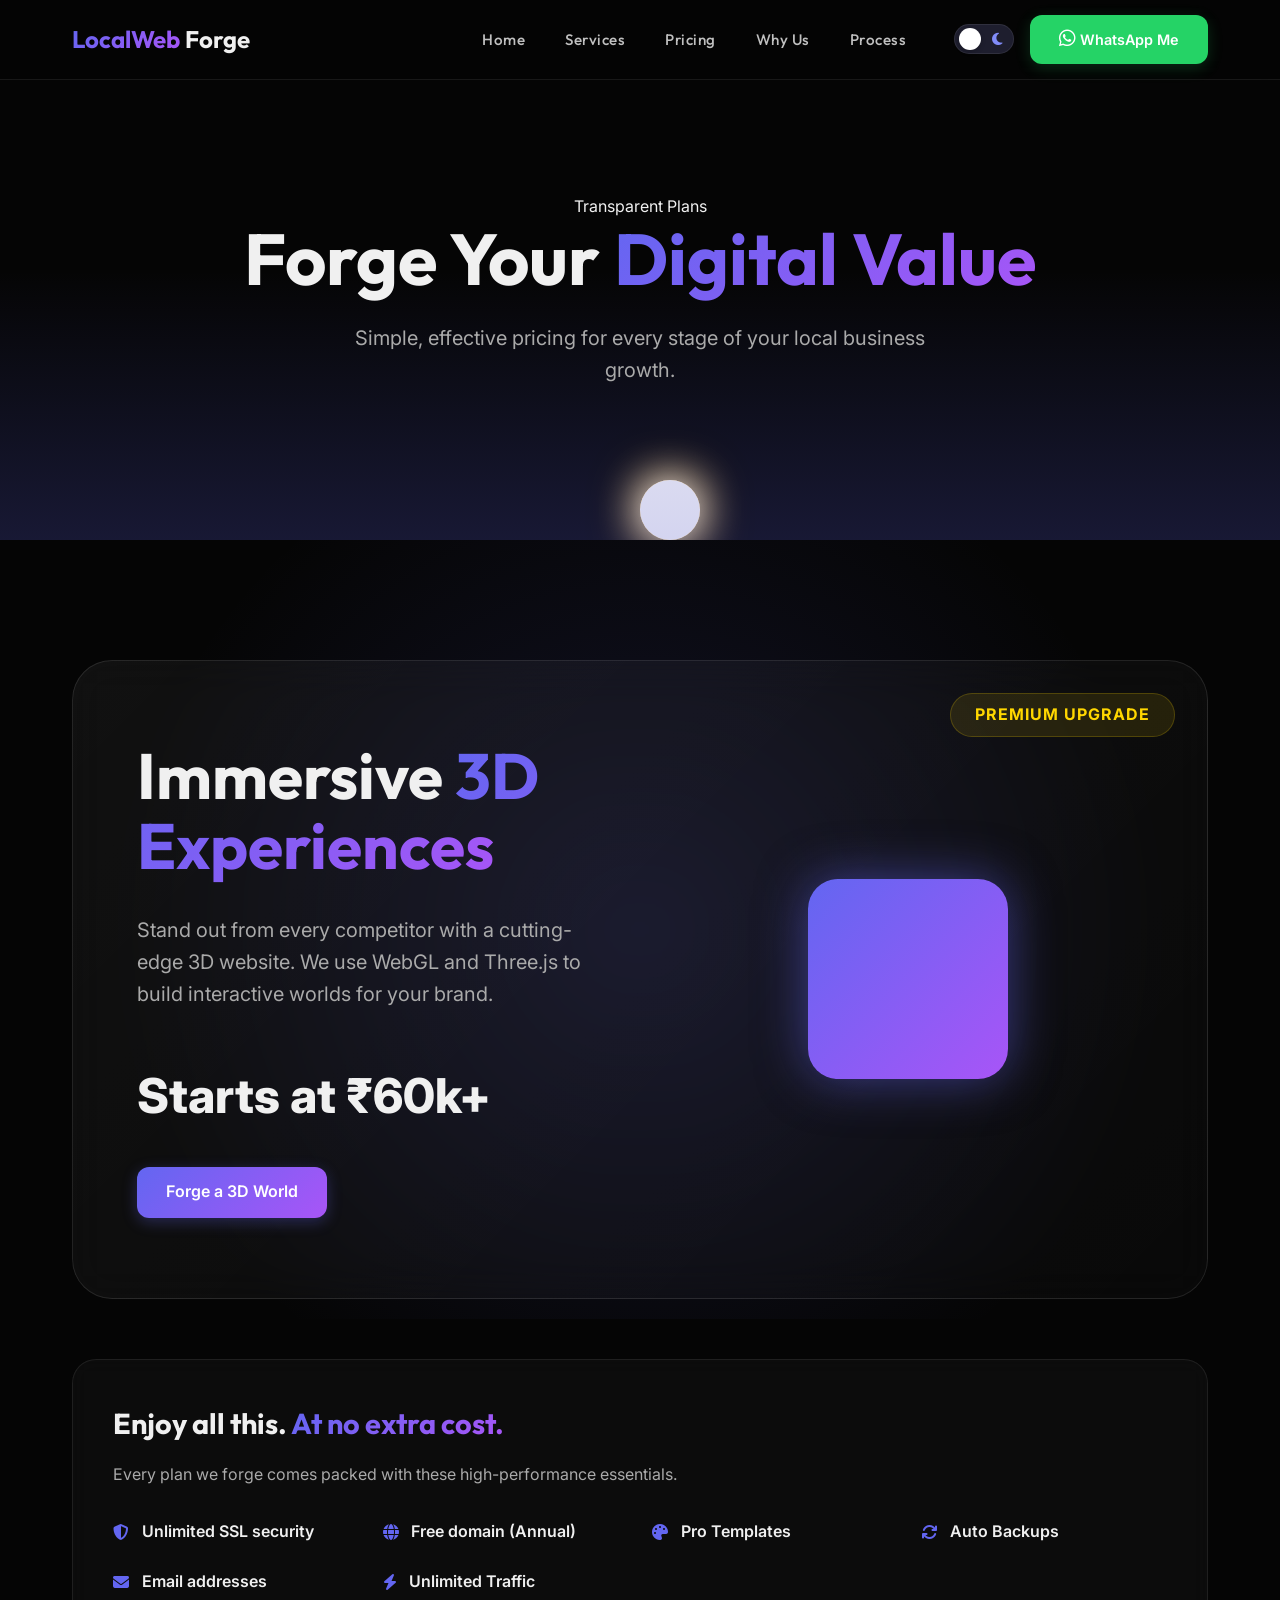
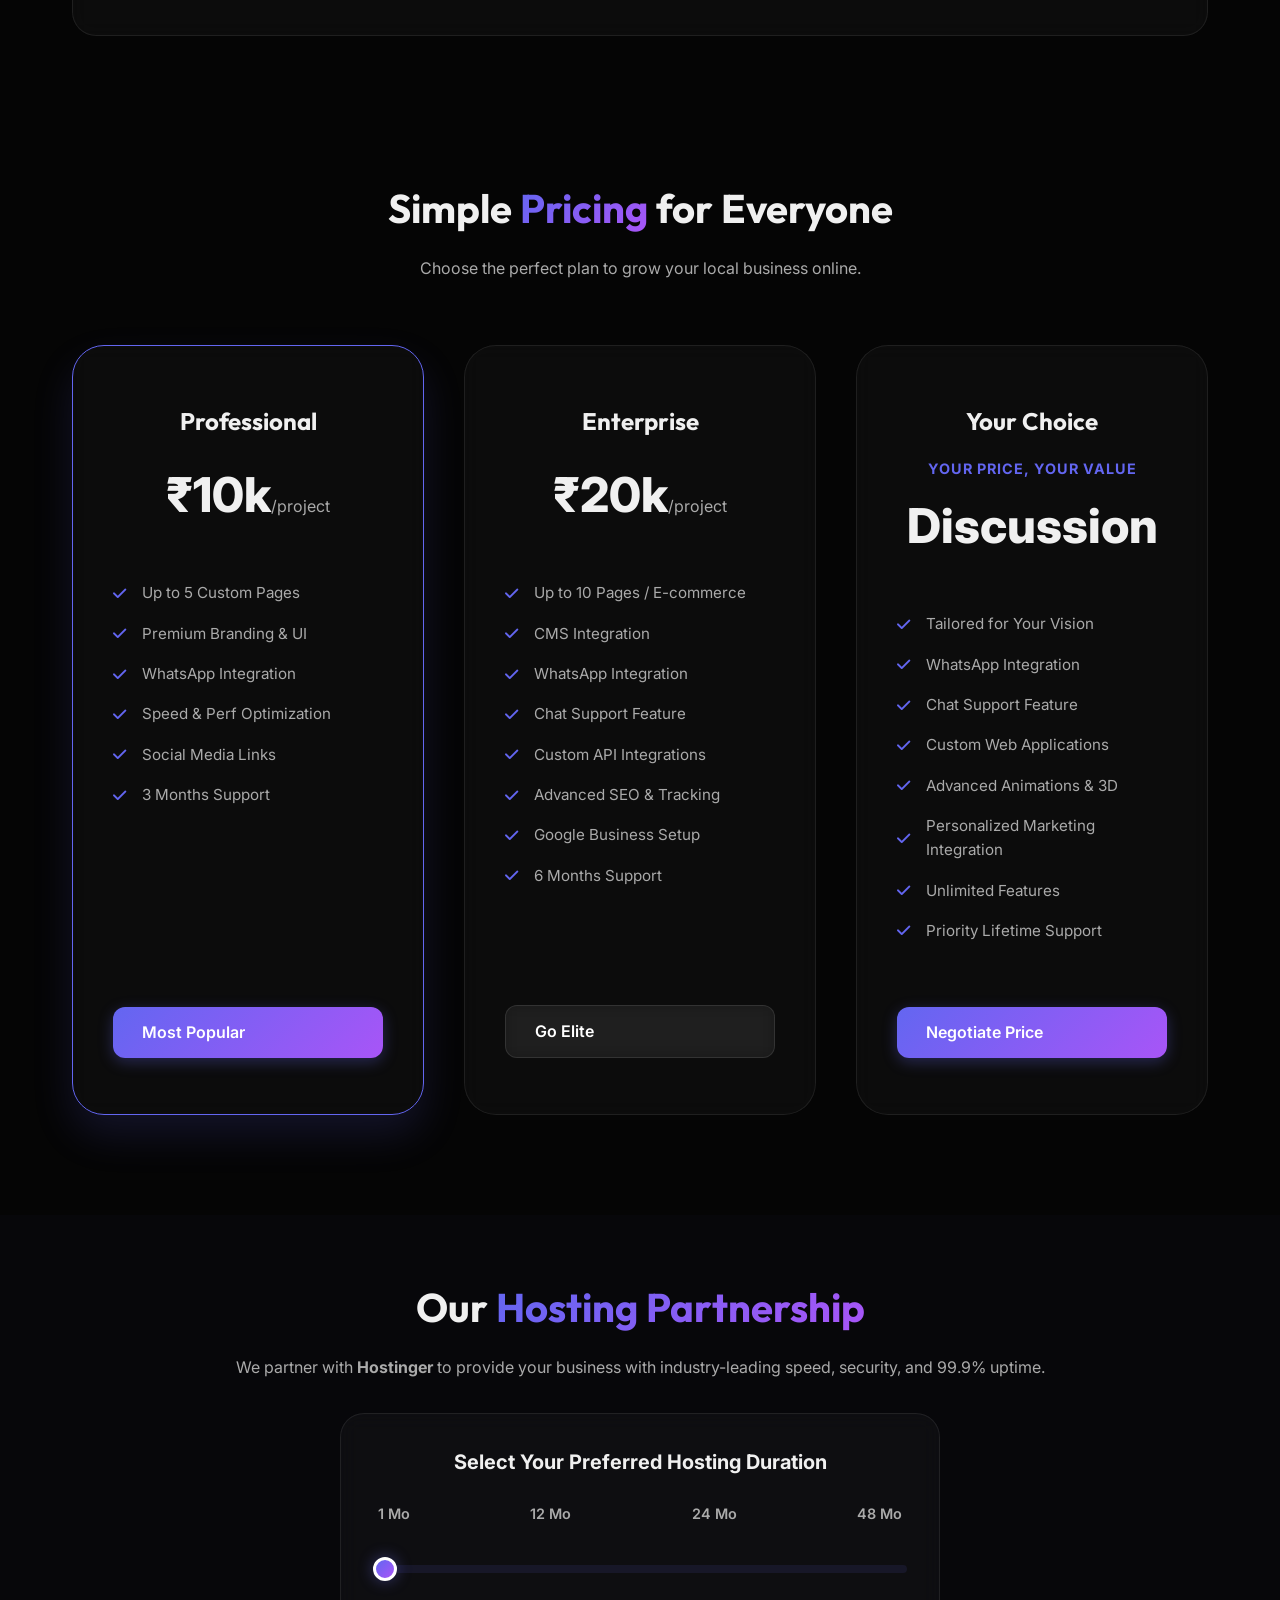
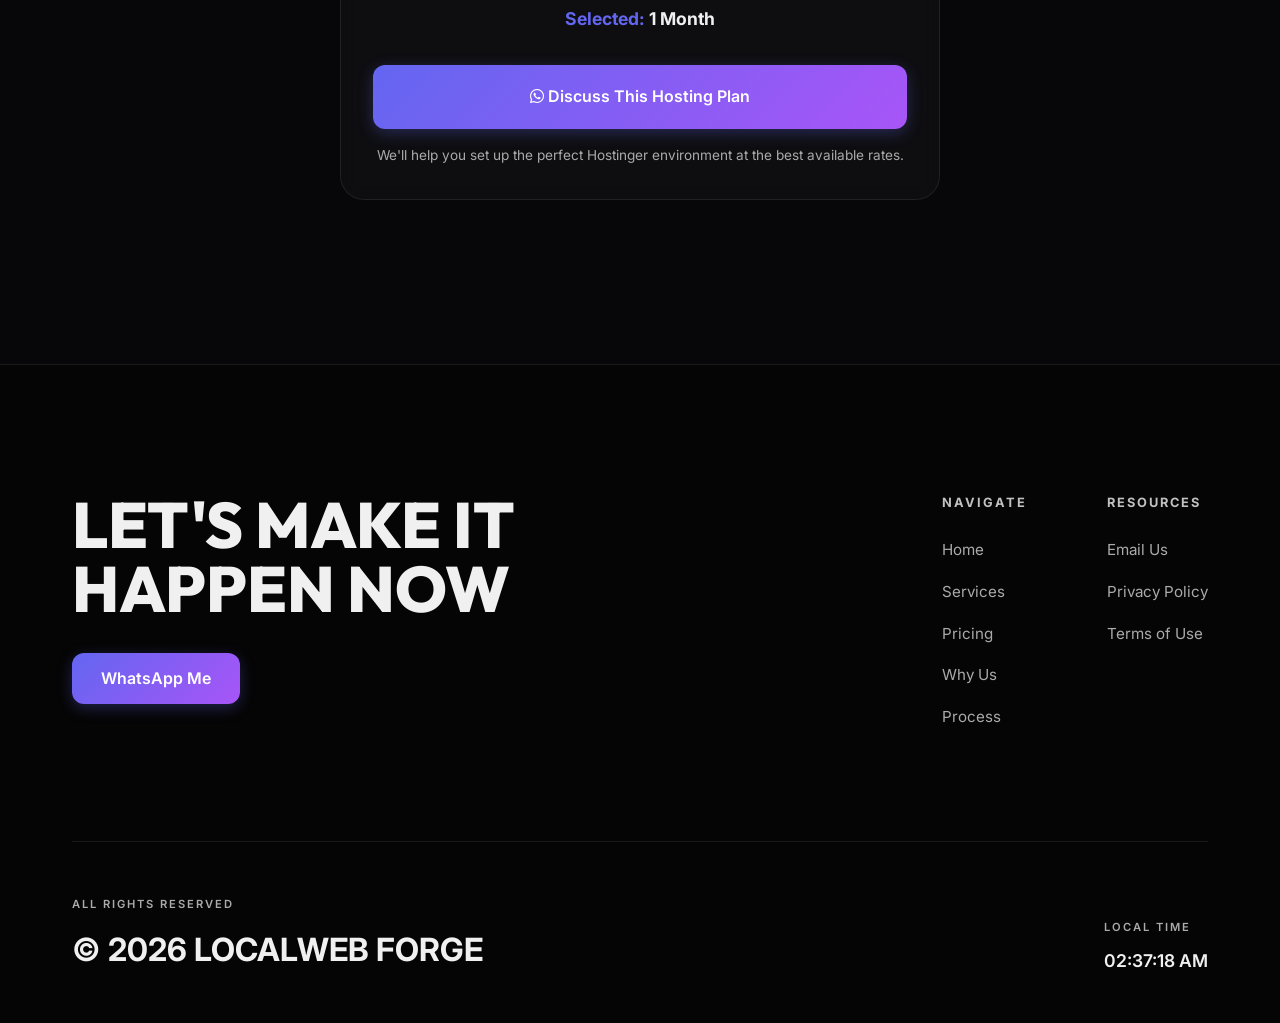
<file: pricing.html>
<!DOCTYPE html>
<html lang="en">
<head>
    <meta charset="UTF-8">
    <meta name="viewport" content="width=device-width, initial-scale=1.0">
    <title>Pricing & 3D Websites | LocalWeb Forge</title>
    <meta name="description" content="Affordable pricing plans for local business websites and premium 3D immersive experiences by LocalWeb Forge.">
    <link rel="stylesheet" href="style.css">
    <link rel="preconnect" href="https://fonts.googleapis.com">
    <link rel="preconnect" href="https://fonts.gstatic.com" crossorigin>
    <link href="https://fonts.googleapis.com/css2?family=Inter:wght@300;400;500;600;700&family=Outfit:wght@300;400;500;600;700&display=swap" rel="stylesheet">
    <link rel="stylesheet" href="https://cdnjs.cloudflare.com/ajax/libs/font-awesome/6.4.0/css/all.min.css">
</head>
<body class="dark-theme">
    <!-- Bird on Branch (Global Left) -->
    <div class="bird-branch-container">
        <svg viewBox="0 0 300 150" class="bird-svg">
            <!-- Branch -->
            <path class="branch-path" d="M0,70 Q100,50 180,90" stroke="#4d2911" stroke-width="10" fill="none" stroke-linecap="round" />
            <path class="branch-path" d="M50,60 Q70,40 60,30" stroke="#4d2911" stroke-width="6" fill="none" stroke-linecap="round" />
            <circle class="branch-path" cx="60" cy="30" r="5" fill="#22c55e" /> <!-- Leaf -->
            
            <!-- Bird Group -->
            <g class="bird-group">
                <!-- Wings -->
                <path class="wing wing-left" d="M165,60 Q150,40 160,30" fill="#4f46e5" />
                <path class="wing wing-right" d="M195,60 Q210,40 200,30" fill="#4f46e5" />
                
                <circle cx="180" cy="65" r="25" fill="#6366f1" /> <!-- Body -->
                <circle cx="180" cy="35" r="20" fill="#6366f1" /> <!-- Head -->
                <path d="M175,40 L185,40 L180,50 Z" fill="#f59e0b" /> <!-- Beak -->
                
                <!-- Eyes -->
                <g class="eyes">
                    <circle cx="172" cy="30" r="5" fill="white" />
                    <circle cx="188" cy="30" r="5" fill="white" />
                    <circle class="pupil left-pupil" cx="172" cy="30" r="2.5" fill="black" />
                    <circle class="pupil right-pupil" cx="188" cy="30" r="2.5" fill="black" />
                </g>

                <!-- Feathers/Tail -->
                <path d="M160,75 L150,90 L170,85 Z" fill="#4f46e5" />
            </g>
        </svg>
    </div>
    <nav class="navbar scrolled">
        <div class="container navbar-content">
            <div class="logo">
                <a href="index.html" style="text-decoration: none; color: inherit;">
                    <span class="gradient-text">LocalWeb</span> Forge
                </a>
            </div>
            <div class="nav-right">
                <ul class="nav-links">
                    <li><a href="index.html#home">Home</a></li>
                    <li><a href="index.html#services">Services</a></li>
                    <li><a href="pricing.html" class="active">Pricing</a></li>
                    <li><a href="index.html#about">Why Us</a></li>
                    <li><a href="index.html#process">Process</a></li>
                </ul>
                <div class="nav-actions">
                    <div class="theme-switch-wrapper">
                        <label class="theme-switch" for="checkbox">
                            <input type="checkbox" id="checkbox" />
                            <div class="slider round">
                                <i class="fas fa-sun"></i>
                                <i class="fas fa-moon"></i>
                            </div>
                        </label>
                    </div>
                    <a href="https://wa.me/919142385537?text=Hello%20Harsh,%20I'm%20interested%20in%20starting%20a%20project!" class="btn btn-whatsapp">
                        <i class="fab fa-whatsapp"></i>
                        <span>WhatsApp Me</span>
                    </a>
                    <button class="mobile-toggle" id="mobile-toggle">
                        <span class="bar"></span>
                        <span class="bar"></span>
                        <span class="bar"></span>
                    </button>
                </div>
            </div>
        </div>
        <!-- Mobile Navigation Overlay -->
        <div class="mobile-nav" id="mobile-nav">
            <ul class="mobile-links">
                <li><a href="index.html#home">Home</a></li>
                <li><a href="index.html#services">Services</a></li>
                <li><a href="pricing.html">Pricing</a></li>
                <li><a href="index.html#about">Why Us</a></li>
                <li><a href="index.html#process">Process</a></li>
                <li class="mobile-theme-item">
                    <span>Theme</span>
                    <label class="theme-switch" for="checkbox-mobile">
                        <input type="checkbox" id="checkbox-mobile" />
                        <div class="slider round">
                            <i class="fas fa-sun"></i>
                            <i class="fas fa-moon"></i>
                        </div>
                    </label>
                </li>
            </ul>
        </div>
    </nav>

    <header class="hero" style="min-height: 60vh; padding: 180px 0 100px;">
        <div class="day-night-cycle"></div>
        <div class="stars"></div>
        <div class="sun"></div>
        <div class="moon"></div>
        <div class="digital-waves"></div>
        <div class="container">
            <div class="hero-content">
                <span class="badge">Transparent Plans</span>
                <h1>Forge Your <span class="gradient-text">Digital Value</span></h1>
                <p>Simple, effective pricing for every stage of your local business growth.</p>
            </div>
        </div>
    </header>

    <!-- 3D Section Moved to Top -->
    <section id="three-d" class="special-3d" style="padding-bottom: 20px;">
        <div class="container">
            <div class="three-d-card">
                <div class="three-d-badge">PREMIUM UPGRADE</div>
                <div class="three-d-content">
                    <h2>Immersive <span class="gradient-text">3D Experiences</span></h2>
                    <p>Stand out from every competitor with a cutting-edge 3D website. We use WebGL and Three.js to build interactive worlds for your brand.</p>
                    <div class="price" style="text-align: left; margin-bottom: 2rem;">Starts at ₹60k+</div>
                    <a href="https://wa.me/919142385537?text=Hi!%20I'm%20interested%20in%20the%20Premium%203D%20Experience%20(₹60k%2B).%20Can%20we%20discuss%20my%20project?" class="btn btn-primary">Forge a 3D World</a>
                </div>
                <div class="three-d-visual">
                    <div class="floating-cube"></div>
                </div>
            </div>
        </div>
    </section>

    <!-- Global Inclusions Section -->
    <section class="global-inclusions" style="padding: 40px 0;">
        <div class="container">
            <div class="inclusion-box" style="background: var(--glass-bg); border: 1px solid var(--glass-border); border-radius: 24px; padding: 2.5rem; backdrop-filter: blur(10px);">
                <div class="section-header" style="margin-bottom: 2rem; text-align: left;">
                    <h2 style="font-size: 1.8rem;">Enjoy all this. <span class="gradient-text">At no extra cost.</span></h2>
                    <p>Every plan we forge comes packed with these high-performance essentials.</p>
                </div>
                <div class="inclusion-grid" style="display: grid; grid-template-columns: repeat(auto-fit, minmax(200px, 1fr)); gap: 1.5rem;">
                    <div class="inc-item" style="display: flex; align-items: center; gap: 0.8rem; font-weight: 600; color: var(--text-color);"><i class="fas fa-shield-halved" style="color: var(--accent-color);"></i> Unlimited SSL security</div>
                    <div class="inc-item" style="display: flex; align-items: center; gap: 0.8rem; font-weight: 600; color: var(--text-color);"><i class="fas fa-globe" style="color: var(--accent-color);"></i> Free domain (Annual)</div>
                    <div class="inc-item" style="display: flex; align-items: center; gap: 0.8rem; font-weight: 600; color: var(--text-color);"><i class="fas fa-palette" style="color: var(--accent-color);"></i> Pro Templates</div>
                    <div class="inc-item" style="display: flex; align-items: center; gap: 0.8rem; font-weight: 600; color: var(--text-color);"><i class="fas fa-sync" style="color: var(--accent-color);"></i> Auto Backups</div>
                    <div class="inc-item" style="display: flex; align-items: center; gap: 0.8rem; font-weight: 600; color: var(--text-color);"><i class="fas fa-envelope" style="color: var(--accent-color);"></i> Email addresses</div>
                    <div class="inc-item" style="display: flex; align-items: center; gap: 0.8rem; font-weight: 600; color: var(--text-color);"><i class="fas fa-bolt" style="color: var(--accent-color);"></i> Unlimited Traffic</div>
                </div>
            </div>
        </div>
    </section>

    <section id="pricing" class="pricing">
        <div class="container">
            <div class="section-header">
                <h2>Simple <span class="gradient-text">Pricing</span> for Everyone</h2>
                <p>Choose the perfect plan to grow your local business online.</p>
            </div>
            <div class="pricing-grid">

                <!-- 10k Plan -->
                <div class="pricing-card popular">
                    <div class="pricing-header">
                        <h3>Professional</h3>
                        <div class="price">₹10k<span>/project</span></div>
                    </div>
                    <ul class="pricing-features">
                        <li><i class="fas fa-check"></i> Up to 5 Custom Pages</li>
                        <li><i class="fas fa-check"></i> Premium Branding & UI</li>
                        <li><i class="fas fa-check"></i> WhatsApp Integration</li>
                        <li><i class="fas fa-check"></i> Speed & Perf Optimization</li>
                        <li><i class="fas fa-check"></i> Social Media Links</li>
                        <li><i class="fas fa-check"></i> 3 Months Support</li>
                    </ul>
                    <a href="https://wa.me/919142385537?text=Hi%20Harsh,%20I'm%20interested%20in%20the%20Professional%20Plan%20(10k)." class="btn btn-primary">Most Popular</a>
                </div>

                <!-- 15k Plan -->
                <div class="pricing-card">
                    <div class="pricing-header">
                        <h3>Enterprise</h3>
                        <div class="price">₹20k<span>/project</span></div>
                    </div>
                    <ul class="pricing-features">
                        <li><i class="fas fa-check"></i> Up to 10 Pages / E-commerce</li>
                        <li><i class="fas fa-check"></i> CMS Integration</li>
                        <li><i class="fas fa-check"></i> WhatsApp Integration</li>
                        <li><i class="fas fa-check"></i> Chat Support Feature</li>
                        <li><i class="fas fa-check"></i> Custom API Integrations</li>
                        <li><i class="fas fa-check"></i> Advanced SEO & Tracking</li>
                        <li><i class="fas fa-check"></i> Google Business Setup</li>
                        <li><i class="fas fa-check"></i> 6 Months Support</li>
                    </ul>
                    <a href="https://wa.me/919142385537?text=Hi%20Harsh,%20I'm%20interested%20in%20the%20Enterprise%20Plan%20(20k)." class="btn btn-secondary">Go Elite</a>
                </div>

                <!-- Custom Plan -->
                <div class="pricing-card">
                    <div class="pricing-header">
                        <h3>Your Choice</h3>
                        <div class="subtitle" style="color: var(--accent-color); font-weight: 700; margin-bottom: 0.5rem; font-size: 0.9rem; text-transform: uppercase; letter-spacing: 1px;">Your Price, Your Value</div>
                        <div class="price">Discussion</div>
                    </div>
                    <ul class="pricing-features">
                        <li><i class="fas fa-check"></i> Tailored for Your Vision</li>
                        <li><i class="fas fa-check"></i> WhatsApp Integration</li>
                        <li><i class="fas fa-check"></i> Chat Support Feature</li>
                        <li><i class="fas fa-check"></i> Custom Web Applications</li>
                        <li><i class="fas fa-check"></i> Advanced Animations & 3D</li>
                        <li><i class="fas fa-check"></i> Personalized Marketing Integration</li>
                        <li><i class="fas fa-check"></i> Unlimited Features</li>
                        <li><i class="fas fa-check"></i> Priority Lifetime Support</li>
                    </ul>
                    <a href="https://wa.me/919142385537?text=Hi%20Harsh,%20I'd%20like%20to%20discuss%20a%20price%20that%20reflects%20the%20value%20I%20need%20for%20my%20business." class="btn btn-primary">Negotiate Price</a>
                </div>
            </div>
        </div>
    </section>

    <section id="hosting" class="pricing" style="background: rgba(99, 102, 241, 0.02); padding-top: 60px;">
        <div class="container">
            <div class="section-header">
                <h2>Our <span class="gradient-text">Hosting Partnership</span></h2>
                <p>We partner with <strong>Hostinger</strong> to provide your business with industry-leading speed, security, and 99.9% uptime.</p>
                
                <!-- Simplified Duration Selector -->
                <div class="duration-selector-wrapper" style="margin-top: 2rem; max-width: 600px;">
                    <h3 style="margin-bottom: 1.5rem; font-size: 1.25rem;">Select Your Preferred Hosting Duration</h3>
                    <div class="duration-labels">
                        <span class="dur-label">1 Mo</span>
                        <span class="dur-label">12 Mo</span>
                        <span class="dur-label">24 Mo</span>
                        <span class="dur-label">48 Mo</span>
                    </div>
                    <input type="range" min="0" max="3" value="0" class="duration-slider" id="hosting-duration-slider">
                    <div class="selected-duration-badge" style="margin-bottom: 2rem;">Selected: <span id="current-duration-text">1 Month</span></div>
                    
                    <a href="#" class="btn btn-primary" id="hosting-consult-btn" style="width: 100%; padding: 1.2rem;">
                        <i class="fab fa-whatsapp"></i> Discuss This Hosting Plan
                    </a>
                    <p style="margin-top: 1rem; font-size: 0.85rem; color: var(--text-muted);">We'll help you set up the perfect Hostinger environment at the best available rates.</p>
                </div>
            </div>
        </div>
    </section>


    <footer class="main-footer">
        <div class="container">
            <div class="footer-top">
                <div class="footer-cta">
                    <h2 class="footer-heading">LET'S MAKE IT <br> HAPPEN NOW</h2>
                    <div class="footer-cta-btns">
                        <a href="https://wa.me/919142385537?text=Hello%20Harsh,%20I'm%20ready%20to%20make%20it%20happen!" class="btn btn-primary">WhatsApp Me</a>
                    </div>
                </div>
                <div class="footer-links-grid">
                    <div class="link-column">
                        <h4>NAVIGATE</h4>
                        <ul>
                            <li><a href="index.html#home">Home</a></li>
                            <li><a href="index.html#services">Services</a></li>
                            <li><a href="pricing.html">Pricing</a></li>
                            <li><a href="index.html#about">Why Us</a></li>
                            <li><a href="index.html#process">Process</a></li>
                        </ul>
                    </div>
                    <div class="link-column">
                        <h4>RESOURCES</h4>
                        <ul>
                            <li><a href="mailto:cbook678harsh@gmail.com">Email Us</a></li>
                            <li><a href="privacy.html">Privacy Policy</a></li>
                            <li><a href="terms.html">Terms of Use</a></li>
                        </ul>
                    </div>
                </div>
            </div>
            <div class="footer-bottom-bar">
                <div class="copyright">
                    <span class="muted">ALL RIGHTS RESERVED</span>
                    <h3>&copy; <span id="year">2026</span> LOCALWEB FORGE</h3>
                </div>
                <div class="local-time">
                    <span class="muted">LOCAL TIME</span>
                    <div id="clock">00:00:00 PM</div>
                </div>
            </div>
        </div>
    </footer>

    <script src="main.js"></script>
</body>
</html>
</file>
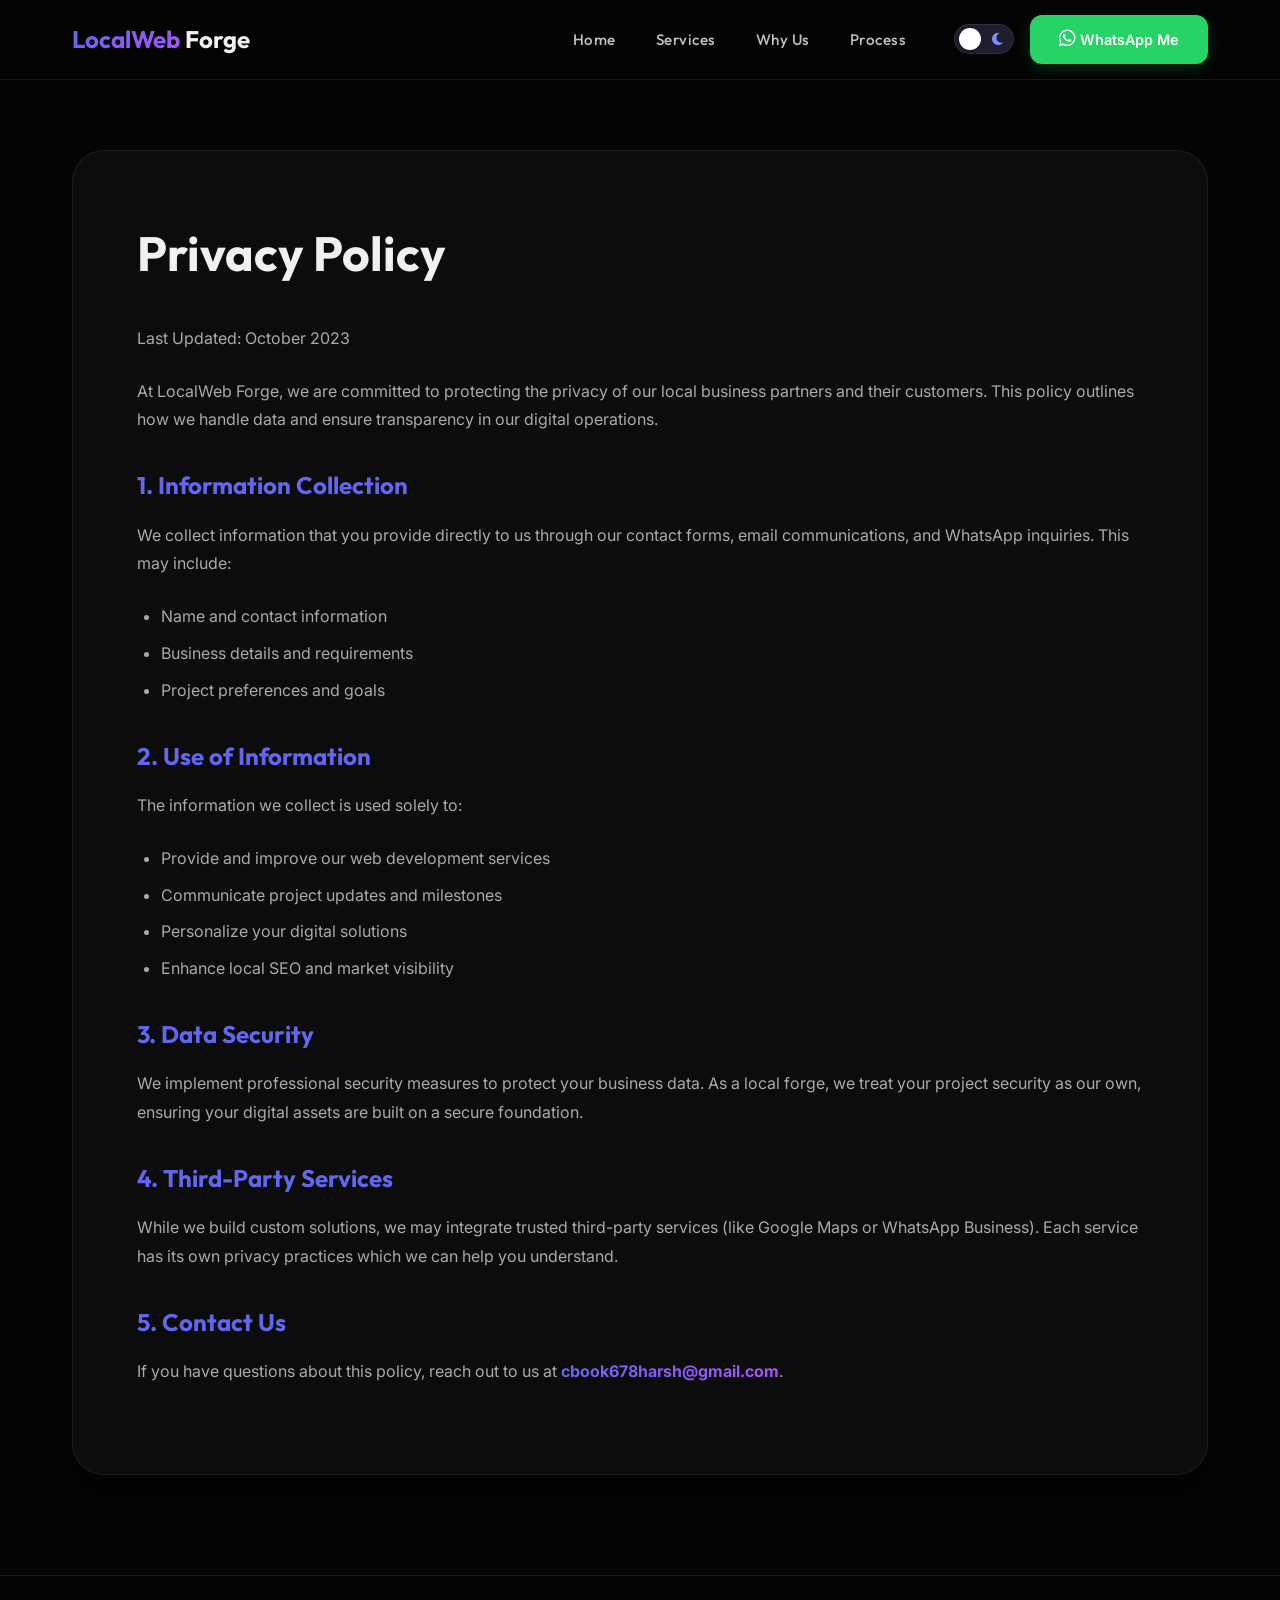
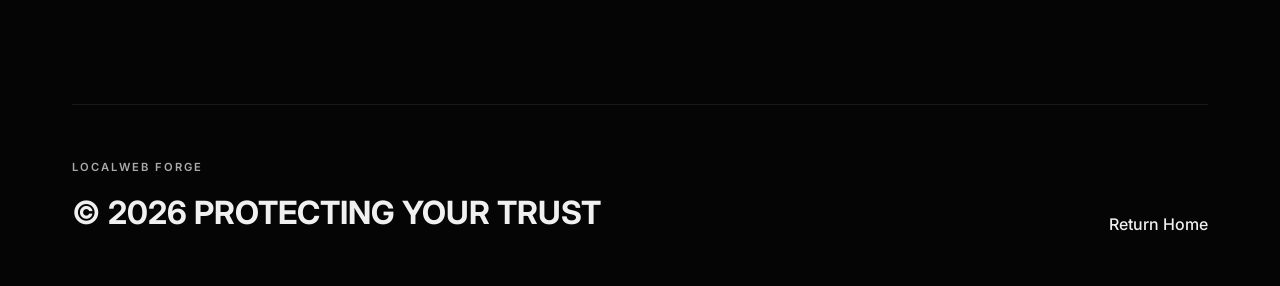
<file: privacy.html>
<!DOCTYPE html>
<html lang="en">
<head>
    <meta charset="UTF-8">
    <meta name="viewport" content="width=device-width, initial-scale=1.0">
    <title>Privacy Policy | LocalWeb Forge</title>
    <link rel="stylesheet" href="style.css">
    <link rel="preconnect" href="https://fonts.googleapis.com">
    <link rel="preconnect" href="https://fonts.gstatic.com" crossorigin>
    <link href="https://fonts.googleapis.com/css2?family=Inter:wght@300;400;500;600;700&family=Outfit:wght@300;400;500;600;700&display=swap" rel="stylesheet">
    <link rel="stylesheet" href="https://cdnjs.cloudflare.com/ajax/libs/font-awesome/6.4.0/css/all.min.css">
    <style>
        .legal-page { padding-top: 150px; padding-bottom: 100px; }
        .legal-card { background: var(--glass-bg); border: 1px solid var(--glass-border); border-radius: 32px; padding: clamp(2rem, 5vw, 4rem); box-shadow: var(--card-shadow); }
        .legal-card h1 { font-family: var(--font-heading); font-size: 3rem; margin-bottom: 2rem; }
        .legal-card h2 { font-family: var(--font-heading); margin-top: 2rem; margin-bottom: 1rem; color: var(--accent-color); }
        .legal-card p, .legal-card ul { margin-bottom: 1.5rem; color: var(--text-muted); line-height: 1.8; }
        .legal-card ul { padding-left: 1.5rem; }
        .legal-card li { margin-bottom: 0.5rem; }
    </style>
</head>
<body class="dark-theme">
    <!-- Bird on Branch (Global Left) -->
    <div class="bird-branch-container">
        <svg viewBox="0 0 300 150" class="bird-svg">
            <!-- Branch -->
            <path class="branch-path" d="M0,70 Q100,50 180,90" stroke="#4d2911" stroke-width="10" fill="none" stroke-linecap="round" />
            <path class="branch-path" d="M50,60 Q70,40 60,30" stroke="#4d2911" stroke-width="6" fill="none" stroke-linecap="round" />
            <circle class="branch-path" cx="60" cy="30" r="5" fill="#22c55e" /> <!-- Leaf -->
            
            <!-- Bird Group -->
            <g class="bird-group">
                <!-- Wings -->
                <path class="wing wing-left" d="M165,60 Q150,40 160,30" fill="#4f46e5" />
                <path class="wing wing-right" d="M195,60 Q210,40 200,30" fill="#4f46e5" />
                
                <circle cx="180" cy="65" r="25" fill="#6366f1" /> <!-- Body -->
                <circle cx="180" cy="35" r="20" fill="#6366f1" /> <!-- Head -->
                <path d="M175,40 L185,40 L180,50 Z" fill="#f59e0b" /> <!-- Beak -->
                
                <!-- Eyes -->
                <g class="eyes">
                    <circle cx="172" cy="30" r="5" fill="white" />
                    <circle cx="188" cy="30" r="5" fill="white" />
                    <circle class="pupil left-pupil" cx="172" cy="30" r="2.5" fill="black" />
                    <circle class="pupil right-pupil" cx="188" cy="30" r="2.5" fill="black" />
                </g>

                <!-- Feathers/Tail -->
                <path d="M160,75 L150,90 L170,85 Z" fill="#4f46e5" />
            </g>
        </svg>
    </div>
    <nav class="navbar">
        <div class="container navbar-content">
            <div class="logo">
                <a href="index.html" style="text-decoration: none; color: inherit;"><span class="gradient-text">LocalWeb</span> Forge</a>
            </div>
            <div class="nav-right">
                <ul class="nav-links">
                    <li><a href="index.html#home">Home</a></li>
                    <li><a href="index.html#services">Services</a></li>
                    <li><a href="index.html#about">Why Us</a></li>
                    <li><a href="index.html#process">Process</a></li>
                </ul>
                <div class="nav-actions">
                    <div class="theme-switch-wrapper">
                        <label class="theme-switch" for="checkbox">
                            <input type="checkbox" id="checkbox" />
                            <div class="slider round">
                                <i class="fas fa-sun"></i>
                                <i class="fas fa-moon"></i>
                            </div>
                        </label>
                    </div>
                    <a href="https://wa.me/919142385537" class="btn btn-whatsapp">
                        <i class="fab fa-whatsapp"></i>
                        <span>WhatsApp Me</span>
                    </a>
                </div>
            </div>
        </div>
    </nav>

    <main class="legal-page container">
        <div class="legal-card">
            <h1>Privacy Policy</h1>
            <p>Last Updated: October 2023</p>
            
            <p>At LocalWeb Forge, we are committed to protecting the privacy of our local business partners and their customers. This policy outlines how we handle data and ensure transparency in our digital operations.</p>

            <h2>1. Information Collection</h2>
            <p>We collect information that you provide directly to us through our contact forms, email communications, and WhatsApp inquiries. This may include:</p>
            <ul>
                <li>Name and contact information</li>
                <li>Business details and requirements</li>
                <li>Project preferences and goals</li>
            </ul>

            <h2>2. Use of Information</h2>
            <p>The information we collect is used solely to:</p>
            <ul>
                <li>Provide and improve our web development services</li>
                <li>Communicate project updates and milestones</li>
                <li>Personalize your digital solutions</li>
                <li>Enhance local SEO and market visibility</li>
            </ul>

            <h2>3. Data Security</h2>
            <p>We implement professional security measures to protect your business data. As a local forge, we treat your project security as our own, ensuring your digital assets are built on a secure foundation.</p>

            <h2>4. Third-Party Services</h2>
            <p>While we build custom solutions, we may integrate trusted third-party services (like Google Maps or WhatsApp Business). Each service has its own privacy practices which we can help you understand.</p>

            <h2>5. Contact Us</h2>
            <p>If you have questions about this policy, reach out to us at <a href="mailto:cbook678harsh@gmail.com" class="gradient-text">cbook678harsh@gmail.com</a>.</p>
        </div>
    </main>

    <footer class="main-footer">
        <div class="container">
            <div class="footer-bottom-bar">
                <div class="copyright">
                    <span class="muted">LOCALWEB FORGE</span>
                    <h3>&copy; 2026 PROTECTING YOUR TRUST</h3>
                </div>
                <div class="footer-links">
                    <a href="index.html" class="btn-text">Return Home</a>
                </div>
            </div>
        </div>
    </footer>

    <script src="main.js"></script>
</body>
</html>
</file>
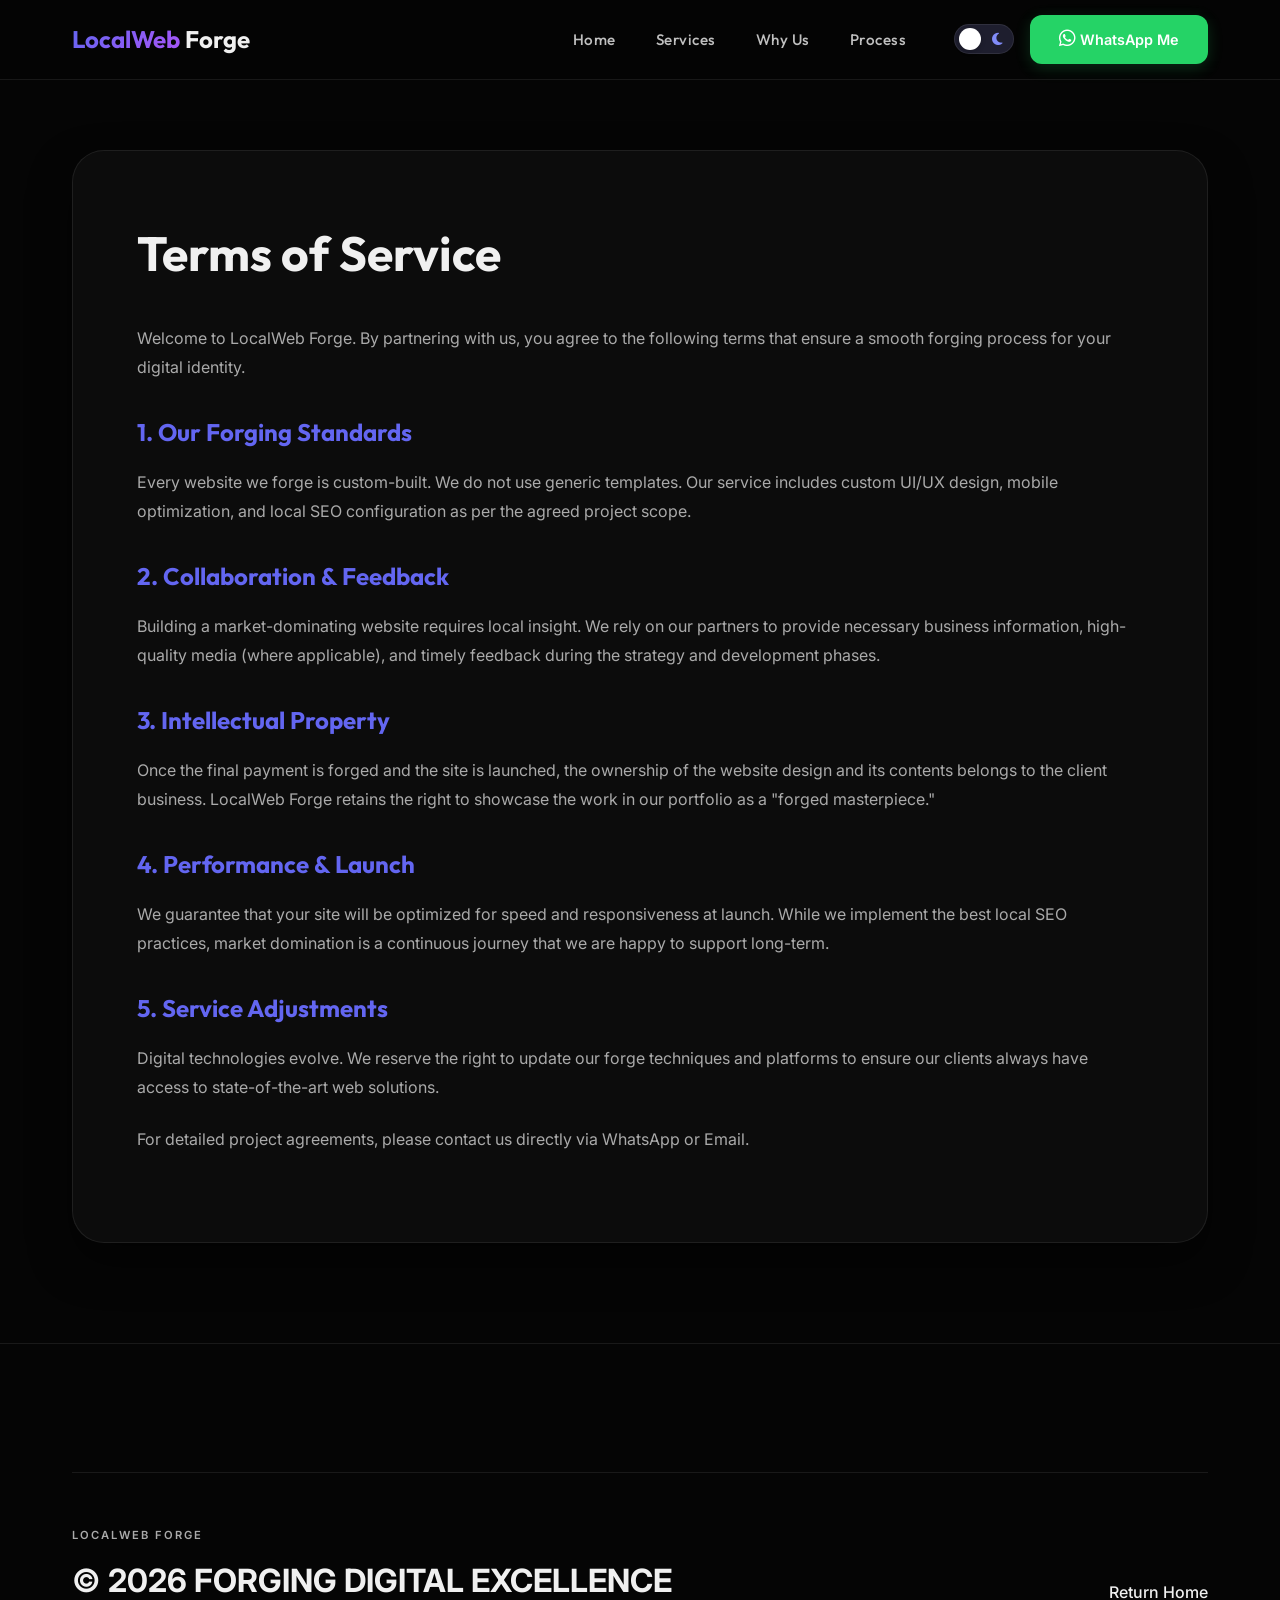
<file: terms.html>
<!DOCTYPE html>
<html lang="en">
<head>
    <meta charset="UTF-8">
    <meta name="viewport" content="width=device-width, initial-scale=1.0">
    <title>Terms of Service | LocalWeb Forge</title>
    <link rel="stylesheet" href="style.css">
    <link rel="preconnect" href="https://fonts.googleapis.com">
    <link rel="preconnect" href="https://fonts.gstatic.com" crossorigin>
    <link href="https://fonts.googleapis.com/css2?family=Inter:wght@300;400;500;600;700&family=Outfit:wght@300;400;500;600;700&display=swap" rel="stylesheet">
    <link rel="stylesheet" href="https://cdnjs.cloudflare.com/ajax/libs/font-awesome/6.4.0/css/all.min.css">
    <style>
        .legal-page { padding-top: 150px; padding-bottom: 100px; }
        .legal-card { background: var(--glass-bg); border: 1px solid var(--glass-border); border-radius: 32px; padding: clamp(2rem, 5vw, 4rem); box-shadow: var(--card-shadow); }
        .legal-card h1 { font-family: var(--font-heading); font-size: 3rem; margin-bottom: 2rem; }
        .legal-card h2 { font-family: var(--font-heading); margin-top: 2rem; margin-bottom: 1rem; color: var(--accent-color); }
        .legal-card p, .legal-card ul { margin-bottom: 1.5rem; color: var(--text-muted); line-height: 1.8; }
    </style>
</head>
<body class="dark-theme">
    <!-- Bird on Branch (Global Left) -->
    <div class="bird-branch-container">
        <svg viewBox="0 0 300 150" class="bird-svg">
            <!-- Branch -->
            <path class="branch-path" d="M0,70 Q100,50 180,90" stroke="#4d2911" stroke-width="10" fill="none" stroke-linecap="round" />
            <path class="branch-path" d="M50,60 Q70,40 60,30" stroke="#4d2911" stroke-width="6" fill="none" stroke-linecap="round" />
            <circle class="branch-path" cx="60" cy="30" r="5" fill="#22c55e" /> <!-- Leaf -->
            
            <!-- Bird Group -->
            <g class="bird-group">
                <!-- Wings -->
                <path class="wing wing-left" d="M165,60 Q150,40 160,30" fill="#4f46e5" />
                <path class="wing wing-right" d="M195,60 Q210,40 200,30" fill="#4f46e5" />
                
                <circle cx="180" cy="65" r="25" fill="#6366f1" /> <!-- Body -->
                <circle cx="180" cy="35" r="20" fill="#6366f1" /> <!-- Head -->
                <path d="M175,40 L185,40 L180,50 Z" fill="#f59e0b" /> <!-- Beak -->
                
                <!-- Eyes -->
                <g class="eyes">
                    <circle cx="172" cy="30" r="5" fill="white" />
                    <circle cx="188" cy="30" r="5" fill="white" />
                    <circle class="pupil left-pupil" cx="172" cy="30" r="2.5" fill="black" />
                    <circle class="pupil right-pupil" cx="188" cy="30" r="2.5" fill="black" />
                </g>

                <!-- Feathers/Tail -->
                <path d="M160,75 L150,90 L170,85 Z" fill="#4f46e5" />
            </g>
        </svg>
    </div>
    <nav class="navbar">
        <div class="container navbar-content">
            <div class="logo">
                <a href="index.html" style="text-decoration: none; color: inherit;"><span class="gradient-text">LocalWeb</span> Forge</a>
            </div>
            <div class="nav-right">
                <ul class="nav-links">
                    <li><a href="index.html#home">Home</a></li>
                    <li><a href="index.html#services">Services</a></li>
                    <li><a href="index.html#about">Why Us</a></li>
                    <li><a href="index.html#process">Process</a></li>
                </ul>
                <div class="nav-actions">
                    <div class="theme-switch-wrapper">
                        <label class="theme-switch" for="checkbox">
                            <input type="checkbox" id="checkbox" />
                            <div class="slider round">
                                <i class="fas fa-sun"></i>
                                <i class="fas fa-moon"></i>
                            </div>
                        </label>
                    </div>
                    <a href="https://wa.me/919142385537" class="btn btn-whatsapp">
                        <i class="fab fa-whatsapp"></i>
                        <span>WhatsApp Me</span>
                    </a>
                </div>
            </div>
        </div>
    </nav>

    <main class="legal-page container">
        <div class="legal-card">
            <h1>Terms of Service</h1>
            <p>Welcome to LocalWeb Forge. By partnering with us, you agree to the following terms that ensure a smooth forging process for your digital identity.</p>

            <h2>1. Our Forging Standards</h2>
            <p>Every website we forge is custom-built. We do not use generic templates. Our service includes custom UI/UX design, mobile optimization, and local SEO configuration as per the agreed project scope.</p>

            <h2>2. Collaboration & Feedback</h2>
            <p>Building a market-dominating website requires local insight. We rely on our partners to provide necessary business information, high-quality media (where applicable), and timely feedback during the strategy and development phases.</p>

            <h2>3. Intellectual Property</h2>
            <p>Once the final payment is forged and the site is launched, the ownership of the website design and its contents belongs to the client business. LocalWeb Forge retains the right to showcase the work in our portfolio as a "forged masterpiece."</p>

            <h2>4. Performance & Launch</h2>
            <p>We guarantee that your site will be optimized for speed and responsiveness at launch. While we implement the best local SEO practices, market domination is a continuous journey that we are happy to support long-term.</p>

            <h2>5. Service Adjustments</h2>
            <p>Digital technologies evolve. We reserve the right to update our forge techniques and platforms to ensure our clients always have access to state-of-the-art web solutions.</p>

            <p>For detailed project agreements, please contact us directly via WhatsApp or Email.</p>
        </div>
    </main>

    <footer class="main-footer">
        <div class="container">
            <div class="footer-bottom-bar">
                <div class="copyright">
                    <span class="muted">LOCALWEB FORGE</span>
                    <h3>&copy; 2026 FORGING DIGITAL EXCELLENCE</h3>
                </div>
                <div class="footer-links">
                    <a href="index.html" class="btn-text">Return Home</a>
                </div>
            </div>
        </div>
    </footer>

    <script src="main.js"></script>
</body>
</html>
</file>
<file: style.css>
:root {
    /* Dark Theme (Default) */
    --bg-color: #050505;
    --text-color: #f0f0f0;
    --text-muted: #aaa;
    --primary-gradient: linear-gradient(135deg, #6366f1 0%, #a855f7 100%);
    --accent-color: #6366f1;
    --glass-bg: rgba(255, 255, 255, 0.03);
    --glass-border: rgba(255, 255, 255, 0.08);
    --card-shadow: 0 20px 40px rgba(0, 0, 0, 0.5);
    --font-heading: 'Outfit', sans-serif;
    --font-body: 'Inter', sans-serif;
    --nav-bg: rgba(5, 5, 5, 0.5);
    --toggle-bg: #1e1e2e;
}


[data-theme="light"] {
    --bg-color: #f8fafc;
    --text-color: #0f172a;
    --text-muted: #475569;
    --glass-bg: rgba(255, 255, 255, 0.7);
    --glass-border: rgba(15, 23, 42, 0.08);
    --card-shadow: 0 10px 30px -5px rgba(15, 23, 42, 0.05);
    --nav-bg: rgba(248, 250, 252, 0.8);
    --toggle-bg: #cbd5e1;
}

[data-theme="light"] .navbar.scrolled {
    background: rgba(248, 250, 252, 0.95);
    border-bottom: 1px solid rgba(99, 102, 241, 0.1);
}

[data-theme="light"] i:not(.navbar i, .footer i) {
    color: var(--accent-color);
}

[data-theme="light"] .hero-badge {
    background: rgba(99, 102, 241, 0.1);
    color: var(--accent-color);
    border-color: rgba(99, 102, 241, 0.2);
}

* {
    margin: 0;
    padding: 0;
    box-sizing: border-box;
}

html {
    scroll-behavior: smooth;
}

body {
    background-color: var(--bg-color);
    color: var(--text-color);
    font-family: var(--font-body);
    line-height: 1.6;
    overflow-x: hidden;
}

/* Live Icon Animations */
@keyframes iconFloat {
    0%, 100% { transform: translateY(0); }
    50% { transform: translateY(-6px); }
}

@keyframes iconPulse {
    0%, 100% { transform: scale(1); opacity: 1; }
    50% { transform: scale(1.1); opacity: 0.9; }
}

@keyframes iconRotate {
    0% { transform: rotate(0deg); }
    25% { transform: rotate(5deg); }
    75% { transform: rotate(-5deg); }
    100% { transform: rotate(0deg); }
}

@keyframes rocketLaunch {
    0% { transform: translate(0, 0) rotate(0deg); opacity: 1; }
    30% { transform: translate(40px, -40px) rotate(15deg); opacity: 0; }
    31% { transform: translate(-40px, 40px) rotate(0deg); opacity: 0; }
    60% { transform: translate(0, 0) rotate(0deg); opacity: 1; }
    100% { transform: translate(0, 0) rotate(0deg); opacity: 1; }
}

@keyframes cartDrive {
    0%, 100% { transform: translateX(0) rotate(0deg); }
    25% { transform: translateX(8px) rotate(8deg); }
    75% { transform: translateX(-8px) rotate(-8deg); }
}

.rocket-launch {
    animation: rocketLaunch 4s ease-in-out infinite !important;
}

.cart-move {
    animation: cartDrive 3s ease-in-out infinite !important;
}

.container {
    max-width: 1200px;
    margin: 0 auto;
    padding: 0 clamp(1rem, 3vw, 2rem);
}

.gradient-text {
    background: var(--primary-gradient);
    -webkit-background-clip: text;
    background-clip: text;
    -webkit-text-fill-color: transparent;
    font-weight: 700;
}

/* Navbar Base */
.navbar {
    position: fixed;
    top: 0;
    width: 100%;
    height: 80px;
    display: flex;
    align-items: center;
    background: rgba(5, 5, 5, 0.5);
    backdrop-filter: blur(15px);
    -webkit-backdrop-filter: blur(15px);
    z-index: 2000;
    border-bottom: 1px solid var(--glass-border);
    transition: all 0.4s cubic-bezier(0.4, 0, 0.2, 1);
}

.navbar.scrolled {
    height: 70px;
    background: rgba(5, 5, 5, 0.9);
    border-bottom: 1px solid rgba(99, 102, 241, 0.2);
}

.navbar-content {
    display: flex;
    justify-content: space-between;
    align-items: center;
    width: 100%;
}

.nav-right {
    display: flex;
    align-items: center;
    gap: 3rem;
}

.logo {
    font-family: var(--font-heading);
    font-size: 1.5rem;
    font-weight: 700;
    color: var(--text-color);
}

[data-theme="dark"] .logo {
    animation: adaptiveText 20s infinite linear;
}

.nav-links {
    display: flex;
    gap: 2.5rem;
    list-style: none;
    align-items: center;
}

.nav-links a {
    text-decoration: none;
    color: var(--text-color);
    font-weight: 500;
    font-family: var(--font-heading);
    font-size: 0.95rem;
    letter-spacing: 0.5px;
    transition: all 0.3s ease;
    position: relative;
    opacity: 0.8;
}

[data-theme="dark"] .nav-links a {
    animation: adaptiveText 20s infinite linear;
}

.nav-links a:hover {
    color: var(--accent-color);
    opacity: 1;
}

.nav-links a::after {
    content: '';
    position: absolute;
    bottom: -5px;
    left: 50%;
    width: 0;
    height: 2px;
    background: var(--primary-gradient);
    transition: all 0.3s ease;
    transform: translateX(-50%);
}

.nav-links a:hover::after {
    width: 100%;
}

.nav-actions {
    display: flex;
    align-items: center;
    gap: 1rem;
}

/* WhatsApp Button */
.btn-whatsapp {
    background: #25D366;
    color: white;
    display: flex;
    align-items: center;
    gap: 0.8rem;
    padding: 0.6rem 1.4rem;
    border-radius: 50px;
    font-size: 0.9rem;
    box-shadow: 0 4px 15px rgba(37, 211, 102, 0.2);
}

.btn-whatsapp:hover {
    background: #128C7E;
    transform: translateY(-2px) scale(1.02);
    box-shadow: 0 6px 20px rgba(37, 211, 102, 0.3);
}

.btn-whatsapp i {
    font-size: 1.2rem;
}

/* Mobile Toggle Hamburger */
.mobile-toggle {
    display: none;
    flex-direction: column;
    gap: 6px;
    background: none;
    border: none;
    cursor: pointer;
    padding: 5px;
    z-index: 2001;
}

.mobile-toggle .bar {
    width: 25px;
    height: 2px;
    background: var(--text-color);
    border-radius: 2px;
    transition: all 0.3s ease-in-out;
}

/* Mobile Toggle Animation (Active) */
.mobile-toggle.active .bar:nth-child(1) {
    transform: translateY(8px) rotate(45deg);
}

.mobile-toggle.active .bar:nth-child(2) {
    opacity: 0;
}

.mobile-toggle.active .bar:nth-child(3) {
    transform: translateY(-8px) rotate(-45deg);
}

/* Mobile Navigation Overlay */
.mobile-nav {
    position: fixed;
    top: 0;
    right: -100%;
    width: 80%;
    height: 100vh;
    background: var(--bg-color);
    backdrop-filter: blur(20px);
    display: flex;
    justify-content: center;
    align-items: center;
    transition: right 0.5s cubic-bezier(0.77, 0, 0.175, 1);
    z-index: 1500;
    border-left: 1px solid var(--glass-border);
}

[data-theme="dark"] .mobile-nav {
    background: rgba(5, 5, 5, 0.98);
}

[data-theme="light"] .mobile-nav {
    background: rgba(248, 250, 252, 0.98);
}

.mobile-nav.active {
    right: 0;
}

.mobile-links {
    list-style: none;
    text-align: center;
}

.mobile-links li {
    margin: 2rem 0;
    opacity: 0;
    transform: translateX(50px);
    transition: all 0.4s ease;
}

.mobile-nav.active .mobile-links li {
    opacity: 1;
    transform: translateX(0);
}

.mobile-nav.active .mobile-links li:nth-child(1) { transition-delay: 0.1s; }
.mobile-nav.active .mobile-links li:nth-child(2) { transition-delay: 0.2s; }
.mobile-nav.active .mobile-links li:nth-child(3) { transition-delay: 0.3s; }
.mobile-nav.active .mobile-links li:nth-child(4) { transition-delay: 0.4s; }
.mobile-nav.active .mobile-links li:nth-child(5) { transition-delay: 0.5s; }

.mobile-links a {
    text-decoration: none;
    color: var(--text-color);
    font-size: 1.5rem;
    font-weight: 600;
    font-family: var(--font-heading);
}

.mobile-wa {
    margin-top: 1rem;
}

/* Buttons */
.btn {
    padding: 0.8rem 1.8rem;
    border-radius: 12px;
    text-decoration: none;
    font-weight: 600;
    transition: all 0.3s cubic-bezier(0.4, 0, 0.2, 1);
    display: inline-block;
    cursor: pointer;
    border: none;
    font-family: var(--font-body);
    backdrop-filter: blur(8px);
    -webkit-backdrop-filter: blur(8px);
}

.btn-primary {
    background: var(--primary-gradient);
    color: white;
    box-shadow: 0 4px 15px rgba(99, 102, 241, 0.3);
}

.btn-primary:hover {
    transform: translateY(-3px);
    box-shadow: 0 8px 25px rgba(99, 102, 241, 0.5);
    filter: brightness(1.1);
}

.btn-secondary {
    background: rgba(255, 255, 255, 0.05);
    color: white;
    border: 1px solid rgba(255, 255, 255, 0.1);
}

.btn-secondary:hover {
    background: rgba(255, 255, 255, 0.12);
    border-color: rgba(255, 255, 255, 0.2);
    transform: translateY(-3px);
}

.btn-outline {
    background: rgba(255, 255, 255, 0.03);
    color: white;
    border: 1px solid rgba(255, 255, 255, 0.1);
    backdrop-filter: blur(10px);
}

[data-theme="light"] .btn-outline {
    background: rgba(15, 23, 42, 0.05);
    color: var(--text-color);
    border-color: rgba(15, 23, 42, 0.1);
}

.btn-outline:hover {
    background: rgba(255, 255, 255, 0.1);
    border-color: var(--accent-color);
    transform: translateY(-2px);
}

[data-theme="light"] .btn-outline:hover {
    background: rgba(15, 23, 42, 0.1);
    border-color: var(--accent-color);
}

/* Badge */
/* Theme Switch Slider */
.theme-switch-wrapper {
    display: flex;
    align-items: center;
}

.theme-switch {
    display: inline-block;
    height: 30px;
    position: relative;
    width: 60px;
}

.theme-switch input {
    display: none;
}

.slider {
    background-color: var(--toggle-bg);
    bottom: 0;
    cursor: pointer;
    left: 0;
    position: absolute;
    right: 0;
    top: 0;
    transition: .4s;
    display: flex;
    align-items: center;
    justify-content: space-around;
    padding: 0 5px;
    border: 1px solid var(--glass-border);
}

.slider i {
    font-size: 14px;
    color: #fdb813;
}

.slider i.fa-moon {
    color: #818cf8;
}

.slider:before {
    background-color: #fff;
    bottom: 3px;
    content: "";
    height: 22px;
    left: 4px;
    position: absolute;
    transition: .4s;
    width: 22px;
    z-index: 2;
    box-shadow: 0 2px 5px rgba(0,0,0,0.2);
}

input:checked + .slider {
    background-color: var(--toggle-bg);
}

input:checked + .slider:before {
    transform: translateX(30px);
}

.slider.round {
    border-radius: 34px;
}

.slider.round:before {
    border-radius: 50%;
}

.mobile-theme-item {
    display: flex;
    align-items: center;
    gap: 1.5rem;
    color: var(--text-color);
    font-family: var(--font-heading);
    font-size: 1.2rem;
    font-weight: 600;
}

/* Hero Section */
.hero {
    position: relative;
    padding: clamp(100px, 15vh, 180px) 0 100px;
    min-height: 100vh;
    display: flex;
    align-items: center;
    overflow: hidden; /* Prevent sun/moon overflow */
}

.hero .container {
    position: relative;
    z-index: 10;
    display: flex;
    flex-direction: column;
    align-items: center;
    justify-content: center;
    text-align: center;
}

.hero-content {
    display: flex;
    flex-direction: column;
    align-items: center;
    text-align: center;
}

.hero-content h1 {
    font-family: var(--font-heading);
    font-size: clamp(2.5rem, 8vw, 4.5rem);
    line-height: 1.1;
    margin-bottom: 1.5rem;
    animation: adaptiveText 20s infinite linear;
}

.hero-content p {
    font-size: clamp(1rem, 2.5vw, 1.25rem);
    color: #aaa;
    margin-bottom: 2.5rem;
    max-width: 600px;
    animation: adaptiveTextPara 20s infinite linear;
}

@keyframes adaptiveText {
    0%, 15%, 85%, 100% { color: #050505; } /* Day: Dark Text */
    30%, 70% { color: #ffffff; } /* Night/Sunset: White Text */
}

[data-theme="light"] .hero-content h1,
[data-theme="light"] .hero-content p {
    animation: none;
    color: var(--text-color);
}

@keyframes adaptiveTextPara {
    0%, 15%, 85%, 100% { color: #333; } /* Day: Darker Gray */
    30%, 70% { color: #aaa; } /* Night: Light Gray */
}

.hero-btns {
    display: flex;
    flex-direction: column;
    align-items: center;
    gap: 1.5rem;
    width: 100%;
}

.main-cta-row {
    display: flex;
    gap: 1rem;
    justify-content: center;
    flex-wrap: wrap;
    width: 100%;
}

.hero-btns .btn-primary {
    animation: adaptiveBtnPrimary 20s infinite linear;
}

.hero-btns .btn-secondary {
    background: none;
    border: none;
    padding: 0.8rem 0.5rem;
    position: relative;
    box-shadow: none;
    animation: adaptiveText 20s infinite linear;
    display: flex;
    align-items: center;
    gap: 0.5rem;
}

.hero-contact-btn i {
    display: none;
}

.hero-btns .btn-secondary::after {
    content: '';
    position: absolute;
    bottom: 5px;
    left: 0;
    width: 0;
    height: 2px;
    background: var(--primary-gradient);
    transition: width 0.3s ease;
}

.hero-btns .btn-outline {
    animation: adaptiveBtnOutline 20s infinite linear;
}

@keyframes adaptiveBtnOutline {
    0%, 15%, 85%, 100% { 
        color: #050505; 
        border-color: rgba(5, 5, 5, 0.2);
        background: rgba(5, 5, 5, 0.05);
    } /* Day */
    30%, 70% { 
        color: #ffffff; 
        border-color: rgba(255, 255, 255, 0.1);
        background: rgba(255, 255, 255, 0.03);
    } /* Night */
}

.hero-btns .btn-secondary:hover {
    transform: translateY(-2px);
    background: none;
}

.hero-btns .btn-secondary:hover::after {
    width: 100%;
}

@keyframes adaptiveBtnPrimary {
    0%, 15%, 85%, 100% { box-shadow: 0 4px 15px rgba(0, 0, 0, 0.2); }
    30%, 70% { box-shadow: 0 4px 15px rgba(99, 102, 241, 0.3); }
}

.hero-character-area {
    position: relative;
    display: flex;
    justify-content: center;
    align-items: center;
    width: 100%;
}

.day-night-cycle {
    position: absolute;
    top: 0;
    left: 0;
    width: 100%;
    height: 100%;
    animation: transitionSky 20s infinite linear;
    z-index: 1;
}

@keyframes transitionSky {
    0%, 100% { background: #87CEEB; } /* Day - Sky Blue */
    25% { background: #fdb813; } /* Sunset - Orange */
    50% { background: #0c1445; } /* Night - Deep Blue/Black */
    75% { background: #4a148c; } /* Sunrise - Purple */
}

.stars {
    position: absolute;
    top: 0;
    left: 0;
    width: 100%;
    height: 100%;
    background-image: 
        radial-gradient(2px 2px at 20px 30px, #eee, rgba(0,0,0,0)),
        radial-gradient(2px 2px at 40px 70px, #fff, rgba(0,0,0,0)),
        radial-gradient(2px 2px at 150px 150px, #ddd, rgba(0,0,0,0)),
        radial-gradient(2px 2px at 250px 100px, #fff, rgba(0,0,0,0)),
        radial-gradient(2px 2px at 300px 200px, #eee, rgba(0,0,0,0));
    background-repeat: repeat;
    background-size: 300px 300px;
    opacity: 0;
    z-index: 2;
    animation: starsFade 20s infinite linear;
}

@keyframes starsFade {
    0%, 40%, 100% { opacity: 0; }
    50%, 90% { opacity: 0.5; }
}

.sun, .moon {
    position: absolute;
    width: 60px;
    height: 60px;
    border-radius: 50%;
    z-index: 2;
    bottom: 0;
    left: 50%;
    transform-origin: center center;
}

.sun {
    background: #fdb813;
    box-shadow: 0 0 50px #fdb813;
    animation: sunOrbitNew 20s infinite linear;
}

.moon {
    background: #f0f0f0;
    box-shadow: 0 0 40px #fff;
    animation: moonOrbitNew 20s infinite linear;
}

@keyframes sunOrbitNew {
    0% { transform: translate(-50%, 0) rotate(-140deg) translateY(-85vh) rotate(140deg); opacity: 0; }
    5% { opacity: 1; }
    45% { opacity: 1; }
    50% { transform: translate(-50%, 0) rotate(-40deg) translateY(-85vh) rotate(40deg); opacity: 0; }
    100% { transform: translate(-50%, 0) rotate(-40deg) translateY(-85vh) rotate(40deg); opacity: 0; }
}

@keyframes moonOrbitNew {
    0% { transform: translate(-50%, 0) rotate(-140deg) translateY(-85vh) rotate(140deg); opacity: 0; }
    50% { transform: translate(-50%, 0) rotate(-140deg) translateY(-85vh) rotate(140deg); opacity: 0; }
    55% { opacity: 1; }
    95% { opacity: 1; }
    100% { transform: translate(-50%, 0) rotate(-40deg) translateY(-85vh) rotate(40deg); opacity: 0; }
}

.developer-scene {
    position: absolute;
    bottom: 20px;
    left: 50%;
    transform: translateX(-50%);
    width: 100%;
    z-index: 10;
}

.developer-scene svg {
    width: 100%;
    height: auto;
}

/* Full Body Man Animations */
.left-hand {
    animation: typingLeft 0.15s infinite alternate ease-in-out;
}

.right-hand {
    animation: typingRight 0.18s infinite alternate ease-in-out;
}

@keyframes typingLeft {
    0% { transform: translateY(0) translateX(0); }
    100% { transform: translateY(-5px) translateX(2px); }
}

@keyframes typingRight {
    0% { transform: translateY(0) translateX(0); }
    100% { transform: translateY(-4px) translateX(-2px); }
}

.leg-left {
    animation: legTap 0.4s infinite alternate ease-in-out;
    transform-origin: 240px 320px;
}

@keyframes legTap {
    0% { transform: rotate(-10deg) translateY(0); }
    100% { transform: rotate(-8deg) translateY(-2px); }
}

.head-bob {
    animation: headBob 3s infinite ease-in-out;
    transform-origin: 250px 200px;
}

@keyframes headBob {
    0%, 100% { transform: rotate(-1deg) translateY(0); }
    50% { transform: rotate(1deg) translateY(2px); }
}

.body-sway {
    animation: bodySway 6s infinite ease-in-out;
    transform-origin: center bottom;
}

@keyframes bodySway {
    0%, 100% { transform: skewX(0.5deg); }
    50% { transform: skewX(-0.5deg); }
}

/* Cat Animation */
.cat-tail {
    animation: tailWag 2.5s infinite ease-in-out;
    transform-origin: 190px 380px;
}

@keyframes tailWag {
    0%, 100% { transform: rotate(0deg); }
    50% { transform: rotate(10deg); }
}

.cat-eyes {
    animation: catSleep 20s infinite linear;
}

@keyframes catSleep {
    0%, 45% { opacity: 1; transform: scaleY(1); }
    50%, 95% { opacity: 0; transform: scaleY(0.1); }
    100% { opacity: 1; transform: scaleY(1); }
}




.digital-waves {
    position: absolute;
    bottom: 0;
    left: 0;
    width: 100%;
    height: 50%;
    background: linear-gradient(to top, rgba(99, 102, 241, 0.2), transparent);
    z-index: 5;
    animation: wavesAnim 3s infinite linear;
}

@keyframes wavesAnim {
    0% { transform: skewX(0deg); }
    50% { transform: skewX(5deg); }
    100% { transform: skewX(0deg); }
}


/* Tech Stack Marquee */
.tech-stack-marquee {
    width: 100%;
    overflow: hidden;
    background: var(--glass-bg);
    border-top: 1px solid var(--glass-border);
    border-bottom: 1px solid var(--glass-border);
    padding: 1.5rem 0;
    position: relative;
    z-index: 100;
}

.marquee-content {
    display: flex;
    white-space: nowrap;
    animation: marquee-scroll 25s linear infinite;
    gap: 4rem;
    width: max-content;
}

.tech-item {
    display: flex;
    align-items: center;
    gap: 1rem;
    font-family: var(--font-heading);
    font-weight: 600;
    font-size: 1.1rem;
    color: var(--text-color);
    opacity: 0.7;
    transition: opacity 0.3s ease;
}

.tech-item i {
    font-size: 1.4rem;
    color: var(--accent-color);
}

.tech-item:hover {
    opacity: 1;
}

@keyframes marquee-scroll {
    0% { transform: translateX(0); }
    100% { transform: translateX(-50%); }
}

[data-theme="light"] .tech-stack-marquee {
    background: #fff;
}

/* Services */
.services {
    padding: 100px 0;
    background: radial-gradient(circle at top right, rgba(99, 102, 241, 0.05), transparent 400px);
}

.section-header {
    text-align: center;
    margin-bottom: 4rem;
}

.section-header h2 {
    font-family: var(--font-heading);
    font-size: 2.5rem;
    margin-bottom: 1rem;
}

.section-header p {
    color: var(--text-muted);
}

.services-grid {
    display: grid;
    grid-template-columns: repeat(auto-fit, minmax(250px, 1fr));
    gap: 2rem;
}

.service-card {
    background: var(--glass-bg);
    border: 1px solid var(--glass-border);
    padding: 3rem 2rem;
    border-radius: 24px;
    transition: all 0.3s ease;
    text-align: center;
}

.service-card:hover {
    transform: translateY(-10px);
    border-color: var(--accent-color);
    background: rgba(255, 255, 255, 0.05);
}

.icon-container {
    width: 65px;
    height: 65px;
    background: #000;
    border: 1px solid var(--accent-color);
    border-radius: 16px;
    display: flex;
    align-items: center;
    justify-content: center;
    margin: 0 auto 1.5rem;
    font-size: 1.5rem;
    color: white;
    transition: all 0.4s ease;
}

[data-theme="light"] .icon-container {
    background: #fff;
}

.icon-container i {
    animation: iconFloat 4s ease-in-out infinite;
}

[data-theme="light"] .icon-container i {
    color: #000;
}

.service-card:hover .icon-container {
    background: var(--primary-gradient);
    transform: scale(1.1) rotate(5deg);
}

.service-card:hover .icon-container i {
    color: #fff;
}

.service-card h3 {
    font-family: var(--font-heading);
    margin-bottom: 1rem;
    font-size: 1.3rem;
}

.service-card p {
    color: var(--text-muted);
    font-size: 0.95rem;
}

/* Why Us Section - Benefit Grid */
.about {
    padding: clamp(4rem, 10vw, 8rem) 0;
    overflow: hidden;
}

.about-wrapper {
    display: grid;
    grid-template-columns: 1fr 1.2fr;
    gap: 4rem;
    align-items: center;
}

.about-intro h2 {
    font-size: clamp(2rem, 5vw, 3rem);
    line-height: 1.2;
    margin: 1.5rem 0;
}

.about-intro p {
    margin-bottom: 2.5rem;
    font-size: 1.1rem;
    max-width: 500px;
}

.about-cta-box {
    display: flex;
    gap: 3rem;
    padding-top: 2rem;
    border-top: 1px solid var(--glass-border);
}

.cta-stat {
    display: flex;
    flex-direction: column;
}

.cta-stat strong {
    font-size: 2.2rem;
    font-family: var(--font-heading);
    color: var(--accent-color);
    line-height: 1;
}

.cta-stat span {
    font-size: 0.85rem;
    text-transform: uppercase;
    letter-spacing: 1.5px;
    color: var(--text-muted);
    margin-top: 0.5rem;
}

.benefit-grid {
    display: grid;
    grid-template-columns: repeat(2, 1fr);
    gap: 2rem;
}

.benefit-card {
    background: var(--glass-bg);
    border: 1px solid var(--glass-border);
    padding: 2.5rem 2rem;
    border-radius: 28px;
    transition: all 0.4s cubic-bezier(0.175, 0.885, 0.32, 1.275);
    display: flex;
    flex-direction: column;
    gap: 1.5rem;
    box-shadow: var(--card-shadow);
}

.benefit-card:hover {
    transform: translateY(-8px) scale(1.02);
    border-color: var(--accent-color);
    box-shadow: 0 20px 40px rgba(0, 0, 0, 0.15);
    background: rgba(255, 255, 255, 0.05);
}

[data-theme="light"] .benefit-card:hover {
    background: #fff;
    box-shadow: 0 20px 40px rgba(0, 0, 0, 0.05);
}

.benefit-icon {
    width: 60px;
    height: 60px;
    background: #000;
    border: 1px solid var(--accent-color);
    border-radius: 18px;
    display: flex;
    align-items: center;
    justify-content: center;
    font-size: 1.5rem;
    color: white;
    box-shadow: 0 10px 20px rgba(99, 102, 241, 0.1);
    transition: all 0.4s ease;
}

[data-theme="light"] .benefit-icon {
    background: #fff;
}

[data-theme="light"] .benefit-icon i {
    color: #000;
}

.benefit-icon i {
    animation: iconRotate 5s ease-in-out infinite;
}

.benefit-card:hover .benefit-icon {
    background: var(--primary-gradient);
    transform: rotate(10deg) scale(1.1);
}

.benefit-card:hover .benefit-icon i {
    color: #fff;
}

.benefit-info h3 {
    font-family: var(--font-heading);
    font-size: 1.25rem;
    margin-bottom: 0.5rem;
    color: var(--text-color);
}

.benefit-info p {
    font-size: 0.9rem;
    color: var(--text-muted);
    line-height: 1.6;
}

/* Adaptability Helpers */
.step-content p, .contact-info p {
    color: var(--text-muted);
}
.form-group input, .form-group textarea {
    background: var(--glass-bg);
    border: 1px solid var(--glass-border);
    color: var(--text-color);
}

/* Roadmap Process */
.roadmap-wrapper {
    position: relative;
    padding: 100px 0;
    margin-top: 4rem;
}

.roadmap-line {
    position: absolute;
    top: 50%;
    left: 0;
    width: 100%;
    height: 120px;
    transform: translateY(-50%);
    z-index: 1;
}

.roadmap-line svg {
    width: 100%;
    height: 100%;
    display: block;
}

.roadmap-line path {
    stroke: rgba(255, 255, 255, 0.1);
    stroke-width: 2;
}

.glowing-path {
    stroke: var(--accent-color) !important;
    stroke-width: 3;
    stroke-dasharray: 20, 20;
    animation: flow 30s linear infinite;
    opacity: 0.3;
    filter: drop-shadow(0 0 8px var(--accent-color));
}

@keyframes flow {
    to { stroke-dashoffset: -1000; }
}

[data-theme="light"] .roadmap-line path {
    stroke: rgba(15, 23, 42, 0.1);
}

.roadmap-nodes {
    display: flex;
    justify-content: space-around;
    position: relative;
    z-index: 2;
}

.roadmap-node {
    width: 25%;
    display: flex;
    flex-direction: column;
    align-items: center;
    position: relative;
    height: 320px;
    z-index: 5;
}

.node-box {
    display: flex;
    flex-direction: column;
    align-items: center;
    gap: 1rem;
    padding: 1rem;
    border-radius: 20px;
    transition: all 0.4s ease;
    width: 240px;
}

.roadmap-node:hover .node-box {
    background: var(--glass-bg);
    box-shadow: 0 10px 30px rgba(0,0,0,0.2);
    transform: translateY(-5px);
}

.node-icon {
    width: 65px;
    height: 65px;
    background: #000;
    border: 2px solid var(--accent-color);
    border-radius: 18px;
    display: flex;
    align-items: center;
    justify-content: center;
    font-size: 1.6rem;
    color: #fff;
    box-shadow: 0 0 20px rgba(99, 102, 241, 0.3);
    transition: all 0.4s ease;
}

[data-theme="light"] .node-icon {
    background: #fff;
    box-shadow: 0 5px 15px rgba(99, 102, 241, 0.1);
}

[data-theme="light"] .node-icon i {
    color: #000;
}

.node-icon i {
    animation: iconPulse 3s ease-in-out infinite;
}

.roadmap-node:hover .node-icon {
    transform: scale(1.1) rotate(5deg);
    background: var(--accent-color);
    box-shadow: 0 0 35px var(--accent-color);
}

.roadmap-node:hover .node-icon i {
    color: #fff;
}

/* Perfect Joint Centering */
.node-dot {
    width: 14px;
    height: 14px;
    background: var(--accent-color);
    border-radius: 50%;
    position: absolute;
    top: 50%;
    left: 50%;
    transform: translate(-50%, -50%);
    box-shadow: 0 0 15px var(--accent-color);
    z-index: 10;
}

.node-up {
    justify-content: flex-start;
}

.node-down {
    justify-content: flex-end;
}

.node-content {
    text-align: center;
}

.node-content h3 {
    font-size: 1.15rem;
    margin-bottom: 0.4rem;
    color: var(--text-color);
    font-family: var(--font-heading);
    font-weight: 700;
}

.node-content p {
    font-size: 0.85rem;
    color: var(--text-muted);
    line-height: 1.4;
}

/* Mobile Compatibility */
@media (max-width: 992px) {
    .nav-links, .nav-actions .btn-whatsapp {
        display: none !important;
    }
    
    .mobile-toggle {
        display: flex;
    }

    .roadmap-line {
        display: none;
    }

    .roadmap-nodes {
        flex-direction: column;
        gap: 2.5rem;
        align-items: flex-start;
        padding-left: 30px;
        border-left: 2px dashed var(--accent-color);
        margin-left: 15px;
    }

    .roadmap-node {
        width: 100% !important;
        height: auto !important;
        flex-direction: row !important;
        align-items: center !important;
        gap: 1.5rem;
        justify-content: flex-start !important;
    }

    .node-box {
        width: 100% !important;
        flex-direction: row !important;
        align-items: center !important;
        text-align: left !important;
        gap: 1.25rem;
        padding: 0 !important;
    }

    .node-dot {
        left: -31px !important;
        top: 50% !important;
        transform: translate(-50%, -50%) !important;
        position: absolute;
    }

    .node-icon {
        width: 50px !important;
        height: 50px !important;
        font-size: 1.2rem !important;
        border-radius: 12px !important;
        flex-shrink: 0;
    }

    .node-content {
        text-align: left !important;
    }
}

/* Bonus Section */
.bonus-section {
    padding: 60px 0;
}

.bonus-card {
    background: linear-gradient(135deg, rgba(99, 102, 241, 0.1), rgba(168, 85, 247, 0.1));
    border: 2px solid var(--accent-color);
    border-radius: 40px;
    padding: clamp(2rem, 5vw, 4rem);
    display: flex;
    justify-content: space-between;
    align-items: center;
    gap: 3rem;
    position: relative;
    overflow: hidden;
}

.bonus-badge {
    background: var(--primary-gradient);
    color: white;
    padding: 0.5rem 1.2rem;
    border-radius: 50px;
    font-size: 0.75rem;
    font-weight: 800;
    letter-spacing: 2px;
    margin-bottom: 1.5rem;
    display: inline-block;
}

.bonus-content h2 {
    font-family: var(--font-heading);
    font-size: clamp(2rem, 5vw, 3rem);
    margin-bottom: 1rem;
    line-height: 1.1;
}

.bonus-perks {
    display: flex;
    gap: 2rem;
    margin-top: 2rem;
}

.perk {
    display: flex;
    align-items: center;
    gap: 0.8rem;
    font-weight: 600;
    font-size: 0.9rem;
    color: var(--text-color);
}

.perk i {
    color: #22c55e;
}

.bonus-action {
    text-align: center;
    min-width: 280px;
}

.pulse-btn {
    animation: pulse-glow 2s infinite;
    display: flex;
    align-items: center;
    justify-content: center;
    gap: 0.8rem;
    padding: 1.2rem 2.5rem !important;
    font-size: 1.1rem !important;
}

@keyframes pulse-glow {
    0% { box-shadow: 0 0 0 0 rgba(99, 102, 241, 0.4); }
    70% { box-shadow: 0 0 0 20px rgba(99, 102, 241, 0); }
    100% { box-shadow: 0 0 0 0 rgba(99, 102, 241, 0); }
}

.bonus-availability {
    margin-top: 1rem;
    font-size: 0.8rem;
    color: var(--text-muted);
    font-weight: 500;
}

[data-theme="light"] .bonus-card {
    background: #fff;
    box-shadow: 0 20px 40px rgba(99, 102, 241, 0.1);
}

@media (max-width: 992px) {
    .bonus-card {
        flex-direction: column;
        text-align: center;
        gap: 2.5rem;
    }
    .bonus-perks {
        justify-content: center;
        flex-wrap: wrap;
    }
}

/* Contact */
.contact {
    padding: 100px 0;
}

.contact-card {
    background: var(--glass-bg);
    border: 1px solid var(--glass-border);
    border-radius: 32px;
    display: grid;
    grid-template-columns: 1fr 1fr;
    overflow: hidden;
    box-shadow: var(--card-shadow);
}

.contact-info {
    padding: 4rem;
    background: linear-gradient(rgba(99, 102, 241, 0.1), transparent);
}

.contact-info h2 {
    font-family: var(--font-heading);
    font-size: 2.5rem;
    margin-bottom: 1.2rem;
}

.contact-info p {
    color: var(--text-muted);
    margin-bottom: 3rem;
}

.contact-methods {
    display: flex;
    flex-direction: column;
    gap: 1.5rem;
}

.contact-item {
    display: flex;
    align-items: center;
    gap: 1rem;
    color: var(--text-color);
    text-decoration: none;
    font-size: 1.1rem;
    transition: color 0.3s ease;
}

.contact-item:hover {
    color: var(--accent-color);
}

.contact-item i {
    width: 40px;
    height: 40px;
    background: rgba(255, 255, 255, 0.05);
    border-radius: 10px;
    display: flex;
    align-items: center;
    justify-content: center;
    color: var(--accent-color);
}

.contact-form {
    padding: 4rem;
    background: rgba(255, 255, 255, 0.01);
}

.form-group {
    margin-bottom: 1.5rem;
}

.form-group input, .form-group textarea {
    width: 100%;
    background: var(--glass-bg);
    border: 1px solid var(--glass-border);
    padding: 1rem;
    border-radius: 12px;
    color: var(--text-color);
    font-family: var(--font-body);
    outline: none;
    transition: border-color 0.3s ease;
}

.form-group input:focus, .form-group textarea:focus {
    border-color: var(--accent-color);
    background: var(--bg-color);
}

.w-full {
    width: 100%;
}

/* Footer */
footer {
    padding: 50px 0;
    border-top: 1px solid var(--glass-border);
}

.footer-bottom {
    display: flex;
    justify-content: space-between;
    align-items: center;
}

.footer-bottom p {
    color: #666;
    font-size: 0.9rem;
}

.socials {
    display: flex;
    gap: 1.5rem;
}

.socials a {
    color: #666;
    font-size: 1.2rem;
    transition: color 0.3s ease;
}

.socials a:hover {
    color: white;
}

/* Main Footer */
.main-footer {
    background: var(--bg-color);
    padding: clamp(4rem, 10vw, 8rem) 0 3rem;
    position: relative;
    border-top: 1px solid var(--glass-border);
}

[data-theme="light"] .main-footer {
    background: #fff;
}

.footer-top {
    display: flex;
    justify-content: space-between;
    gap: 4rem;
    margin-bottom: 6rem;
    flex-wrap: wrap;
}

.footer-cta {
    flex: 1;
    min-width: 300px;
}

.footer-heading {
    font-size: clamp(2rem, 6vw, 4rem);
    font-weight: 800;
    line-height: 1;
    margin-bottom: 2rem;
    color: var(--text-color);
    font-family: var(--font-heading);
}

.footer-cta-btns {
    display: flex;
    align-items: center;
    gap: 2rem;
}

.btn-text {
    color: var(--text-color);
    text-decoration: none;
    font-weight: 500;
    transition: all 0.3s ease;
    border-bottom: 1px solid transparent;
}

.btn-text:hover {
    border-bottom: 1px solid var(--accent-color);
    color: var(--accent-color);
}

.footer-links-grid {
    display: grid;
    grid-template-columns: repeat(2, 1fr);
    gap: 4rem;
}

.link-column h4 {
    color: var(--text-color);
    font-size: 0.8rem;
    letter-spacing: 2px;
    margin-bottom: 1.5rem;
    font-weight: 700;
    opacity: 0.8;
}

.link-column ul {
    list-style: none;
}

.link-column li {
    margin-bottom: 1rem;
}

.link-column a {
    text-decoration: none;
    color: var(--text-muted);
    font-size: 0.95rem;
    transition: all 0.3s ease;
}

.link-column a:hover {
    color: var(--accent-color);
    padding-left: 5px;
}

/* Footer Bottom Bar */
.footer-bottom-bar {
    display: flex;
    justify-content: space-between;
    align-items: flex-end;
    padding-top: 3rem;
    border-top: 1px solid var(--glass-border);
    flex-wrap: wrap;
    gap: 2rem;
}

.copyright h3 {
    font-size: clamp(1.2rem, 3vw, 2rem);
    font-weight: 700;
    margin-top: 0.5rem;
    color: var(--text-color);
}

.muted {
    font-size: 0.7rem;
    letter-spacing: 2px;
    color: var(--text-muted);
    font-weight: 600;
}

.local-time #clock {
    font-size: 1.1rem;
    font-weight: 600;
    margin-top: 0.5rem;
    color: var(--text-color);
}

.footer-social-fab a {
    width: 60px;
    height: 60px;
    background: #000;
    border: 1px solid var(--accent-color);
    display: flex;
    align-items: center;
    justify-content: center;
    border-radius: 50%;
    color: white;
    font-size: 1.2rem;
    box-shadow: 0 10px 20px rgba(0, 0, 0, 0.2);
    transition: all 0.4s cubic-bezier(0.175, 0.885, 0.32, 1.275);
}

[data-theme="light"] .footer-social-fab a {
    background: #fff;
    box-shadow: 0 10px 20px rgba(99, 102, 241, 0.1);
}

[data-theme="light"] .footer-social-fab a i {
    color: #000;
}

.footer-social-fab a:hover {
    transform: translateY(-8px) scale(1.1);
    background: var(--primary-gradient);
    box-shadow: 0 15px 30px rgba(99, 102, 241, 0.4);
    border-color: transparent;
}

.footer-social-fab a:hover i {
    color: #fff;
}

/* --- Responsive Architecture --- */

/* Tablet & Smaller (992px) */
@media (max-width: 992px) {
    .nav-links, .nav-actions .btn-whatsapp {
        display: none !important;
    }
    
    .mobile-toggle {
        display: flex;
    }

    .hero .container {
        grid-template-columns: 1fr;
        text-align: center;
        gap: 2rem;
    }

    .hero-content {
        display: flex;
        flex-direction: column;
        align-items: center;
    }

    .hero-contact-btn {
        background: #25D366 !important;
        color: white !important;
        border-radius: 50px !important;
        padding: 1rem 2rem !important;
        margin-top: 0.5rem;
        box-shadow: 0 10px 20px rgba(37, 211, 102, 0.2) !important;
        animation: none !important;
    }

    .hero-contact-btn i {
        display: inline-block !important;
        font-size: 1.2rem;
    }

    .hero-contact-btn span {
        font-weight: 700;
        letter-spacing: 0.5px;
    }

    .hero-contact-btn::after {
        display: none !important;
    }

    .about-wrapper {
        grid-template-columns: 1fr;
        text-align: center;
        gap: 2.5rem;
    }

    /* Adjusting "Big Rectangle" containers */
    .contact-card {
        grid-template-columns: 1fr;
        border-radius: 20px; /* More appropriate for small screens */
    }

    .contact-info, .contact-form {
        padding: 2.5rem 1.5rem; /* Reduced padding */
        background: transparent; /* Seamless feel */
    }

    .benefit-card, .service-card {
        padding: 1.5rem;
        border-radius: 16px;
    }

    .icon-container, .benefit-icon {
        width: 50px;
        height: 50px;
        font-size: 1.2rem;
        margin-bottom: 1rem;
    }

    .services, .about, .process, .pricing, .special-3d, .contact {
        padding: 60px 0;
    }
}

/* Mobile (768px) */
@media (max-width: 768px) {
    .section-header {
        margin-bottom: 2rem;
    }

    .section-header h2 {
        font-size: 1.6rem;
    }

    .section-header p {
        font-size: 0.9rem;
    }

    .services-grid {
        gap: 1rem;
    }

    .benefit-grid {
        grid-template-columns: 1fr;
    }

    .benefit-card {
        align-items: center;
        text-align: center;
    }

    .footer-top {
        flex-direction: column;
        gap: 3rem;
    }

    .footer-links-grid {
        grid-template-columns: 1fr;
        gap: 2rem;
    }

    .footer-bottom-bar {
        flex-direction: column;
        align-items: center;
        text-align: center;
        gap: 1.5rem;
    }
}

/* Small Mobile (480px) */
@media (max-width: 480px) {
    .container {
        padding: 0 1.25rem;
    }

    .hero-content h1 {
        font-size: 1.8rem;
    }

    .hero-content p {
        font-size: 0.95rem;
        margin-bottom: 1.5rem;
    }

    .hero-btns {
        width: 100%;
        gap: 1rem;
    }

    .main-cta-row {
        display: flex;
        flex-direction: row; /* Keep them side-by-side */
        width: 100%;
        gap: 0.75rem;
    }

    .main-cta-row .btn {
        flex: 1;
        padding: 0.8rem 0.5rem;
        font-size: 0.85rem;
        white-space: nowrap;
        text-align: center;
    }

    .btn {
        width: 100%;
        text-align: center;
    }

    .about-cta-box {
        flex-direction: row;
        gap: 1rem;
        justify-content: center;
    }
    
    .cta-stat strong {
        font-size: 1.5rem;
    }
}

/* Hosting Duration Slider */
.duration-selector-wrapper {
    margin-top: 3rem;
    max-width: 500px;
    margin-left: auto;
    margin-right: auto;
    padding: 2rem;
    background: var(--glass-bg);
    border: 1px solid var(--glass-border);
    border-radius: 24px;
    backdrop-filter: blur(10px);
}

.duration-labels {
    display: flex;
    justify-content: space-between;
    margin-bottom: 1rem;
    padding: 0 5px;
}

.dur-label {
    font-size: 0.9rem;
    font-weight: 600;
    color: var(--text-muted);
}

.duration-slider {
    -webkit-appearance: none;
    appearance: none;
    width: 100%;
    height: 8px;
    background: rgba(99, 102, 241, 0.1);
    border-radius: 10px;
    outline: none;
    transition: background 0.3s;
    margin: 1.5rem 0;
}

.duration-slider::-webkit-slider-thumb {
    -webkit-appearance: none;
    appearance: none;
    width: 24px;
    height: 24px;
    background: var(--primary-gradient);
    border-radius: 50%;
    cursor: pointer;
    box-shadow: 0 0 15px rgba(99, 102, 241, 0.4);
    border: 3px solid white;
    transition: transform 0.2s ease;
}

.duration-slider::-webkit-slider-thumb:hover {
    transform: scale(1.2);
}

.selected-duration-badge {
    text-align: center;
    font-weight: 700;
    color: var(--accent-color);
    font-size: 1.1rem;
    margin-top: 0.5rem;
}

#current-duration-text {
    color: var(--text-color);
}

.period {
    font-size: 1.1rem;
    font-weight: 400;
    color: var(--text-muted);
}
.pricing {
    padding: 100px 0;
    position: relative;
}

.pricing-grid {
    display: grid;
    grid-template-columns: repeat(auto-fit, minmax(300px, 1fr));
    gap: 2.5rem;
    margin-top: 4rem;
}

.pricing-card {
    background: var(--glass-bg);
    border: 1px solid var(--glass-border);
    padding: 3.5rem 2.5rem;
    border-radius: 32px;
    transition: all 0.4s ease;
    position: relative;
    display: flex;
    flex-direction: column;
    backdrop-filter: blur(10px);
    -webkit-backdrop-filter: blur(10px);
}

.pricing-card.popular {
    border-color: var(--accent-color);
    transform: scale(1.05);
    box-shadow: 0 20px 40px rgba(99, 102, 241, 0.15);
}

.pricing-card:hover {
    transform: translateY(-10px);
    background: rgba(255, 255, 255, 0.05);
    border-color: var(--accent-color);
}

.pricing-card.popular:hover {
    transform: translateY(-10px) scale(1.05);
}

.pricing-header {
    margin-bottom: 2rem;
    text-align: center;
}

.pricing-header h3 {
    font-size: 1.5rem;
    margin-bottom: 1rem;
    font-family: var(--font-heading);
}

.price {
    font-size: 3rem;
    font-weight: 800;
    color: var(--text-color);
    margin-bottom: 1rem;
}

.price span {
    font-size: 1rem;
    color: var(--text-muted);
    font-weight: 400;
}

.pricing-features {
    list-style: none;
    margin-bottom: 3rem;
    flex-grow: 1;
}

.pricing-features li {
    margin-bottom: 1rem;
    display: flex;
    align-items: center;
    gap: 1rem;
    font-size: 0.95rem;
    color: var(--text-muted);
}

.pricing-features li i {
    color: var(--accent-color);
}

/* 3D Special Section */
.special-3d {
    padding: 120px 0;
    background: radial-gradient(circle at center, rgba(99, 102, 241, 0.15), transparent 70%);
}

.three-d-card {
    background: linear-gradient(135deg, rgba(255, 255, 255, 0.05), rgba(255, 255, 255, 0.02));
    border: 1px solid rgba(255, 255, 255, 0.1);
    border-radius: 40px;
    padding: 5rem 4rem;
    display: grid;
    grid-template-columns: 1fr 1fr;
    gap: 4rem;
    align-items: center;
    position: relative;
    overflow: hidden;
    backdrop-filter: blur(20px);
    -webkit-backdrop-filter: blur(20px);
}

.three-d-content h2 {
    font-size: clamp(2.5rem, 6vw, 4rem);
    font-family: var(--font-heading);
    line-height: 1.1;
    margin-bottom: 2rem;
}

.three-d-content p {
    font-size: 1.25rem;
    color: var(--text-muted);
    margin-bottom: 3rem;
    max-width: 500px;
}

.three-d-visual {
    position: relative;
    height: 400px;
    display: flex;
    justify-content: center;
    align-items: center;
}

.floating-cube {
    width: 200px;
    height: 200px;
    background: var(--primary-gradient);
    border-radius: 30px;
    box-shadow: 0 0 50px rgba(99, 102, 241, 0.5);
    animation: cubeFloat 6s ease-in-out infinite alternate, cubeRotate 10s linear infinite;
}

@keyframes cubeFloat {
    from { transform: translateY(-20px); }
    to { transform: translateY(20px); }
}

@keyframes cubeRotate {
    0% { transform: rotate(0deg) scale(1); }
    50% { transform: rotate(180deg) scale(1.1); }
    100% { transform: rotate(360deg) scale(1); }
}

.three-d-badge {
    position: absolute;
    top: 2rem;
    right: 2rem;
    background: rgba(255, 215, 0, 0.1);
    color: #ffd700;
    padding: 0.5rem 1.5rem;
    border-radius: 50px;
    font-weight: 700;
    border: 1px solid rgba(255, 215, 0, 0.2);
    letter-spacing: 1px;
}

@media (max-width: 992px) {
    .three-d-card {
        grid-template-columns: 1fr;
        text-align: center;
        padding: 4rem 2rem;
    }
    .three-d-content p {
        margin: 0 auto 3rem;
    }
    .pricing-card.popular {
        transform: scale(1);
    }
    .pricing-card.popular:hover {
        transform: translateY(-10px);
    }
}
@media (max-width: 768px) {
    .inclusion-grid {
        grid-template-columns: 1fr 1fr !important;
        gap: 1rem !important;
    }
    
    .inclusion-box {
        padding: 1.5rem !important;
    }
}

@media (max-width: 480px) {
    .inclusion-grid {
        grid-template-columns: 1fr !important;
    }

}

/* Bird on Branch Styles */
.bird-branch-container {
    position: fixed;
    left: -300px;
    top: 50%;
    transform: translateY(-50%);
    width: 250px;
    height: auto;
    z-index: 1000;
    pointer-events: none;
    filter: drop-shadow(0 10px 15px rgba(0,0,0,0.2));
    transition: left 1.2s cubic-bezier(0.4, 0, 0.2, 1), 
                right 1.2s cubic-bezier(0.4, 0, 0.2, 1),
                opacity 0.4s ease;
}

.bird-branch-container.flying {
    transition: left 1.2s cubic-bezier(0.4, 0, 0.2, 1), 
                right 1.2s cubic-bezier(0.4, 0, 0.2, 1);
}

.bird-branch-container.flying .branch-path {
    opacity: 0;
    transition: opacity 0.2s ease;
}

.wing {
    display: none; /* Only show while flying */
    transform-origin: center;
}

.bird-branch-container.flying .wing {
    display: block;
    animation: wingFlap 0.2s ease-in-out infinite alternate;
}

@keyframes wingFlap {
    0% { transform: scaleY(1); }
    100% { transform: scaleY(0.2); }
}

.bird-branch-container.on-right {
    left: auto;
    right: -300px;
}

.bird-branch-container.visible {
    left: 0;
}

.bird-branch-container.visible.on-right {
    left: auto;
    right: 0;
}

.bird-branch-container.on-right .bird-svg {
    transform: scaleX(-1);
}

[data-theme="light"] .bird-branch-container {
    filter: drop-shadow(0 5px 10px rgba(0,0,0,0.05));
}

.bird-svg {
    width: 100%;
    height: auto;
    overflow: visible;
}

.bird-group {
    transform-origin: 180px 80px;
    animation: birdBreathe 4s ease-in-out infinite;
}

@keyframes birdBreathe {
    0%, 100% { transform: translateY(0); }
    50% { transform: translateY(-5px); }
}

.pupil {
    transition: transform 0.1s ease-out;
}

@media (max-width: 1200px) {
    .bird-branch-container {
        width: 180px;
        opacity: 1; /* Keep full colors */
    }
}

@media (max-width: 768px) {
    .bird-branch-container {
        width: 130px; /* Precise sizing for mobile */
        opacity: 1;
        user-select: none;
        -webkit-user-select: none;
        -webkit-tap-highlight-color: transparent;
        filter: drop-shadow(0 5px 8px rgba(0,0,0,0.15));
    }
}
</file>
